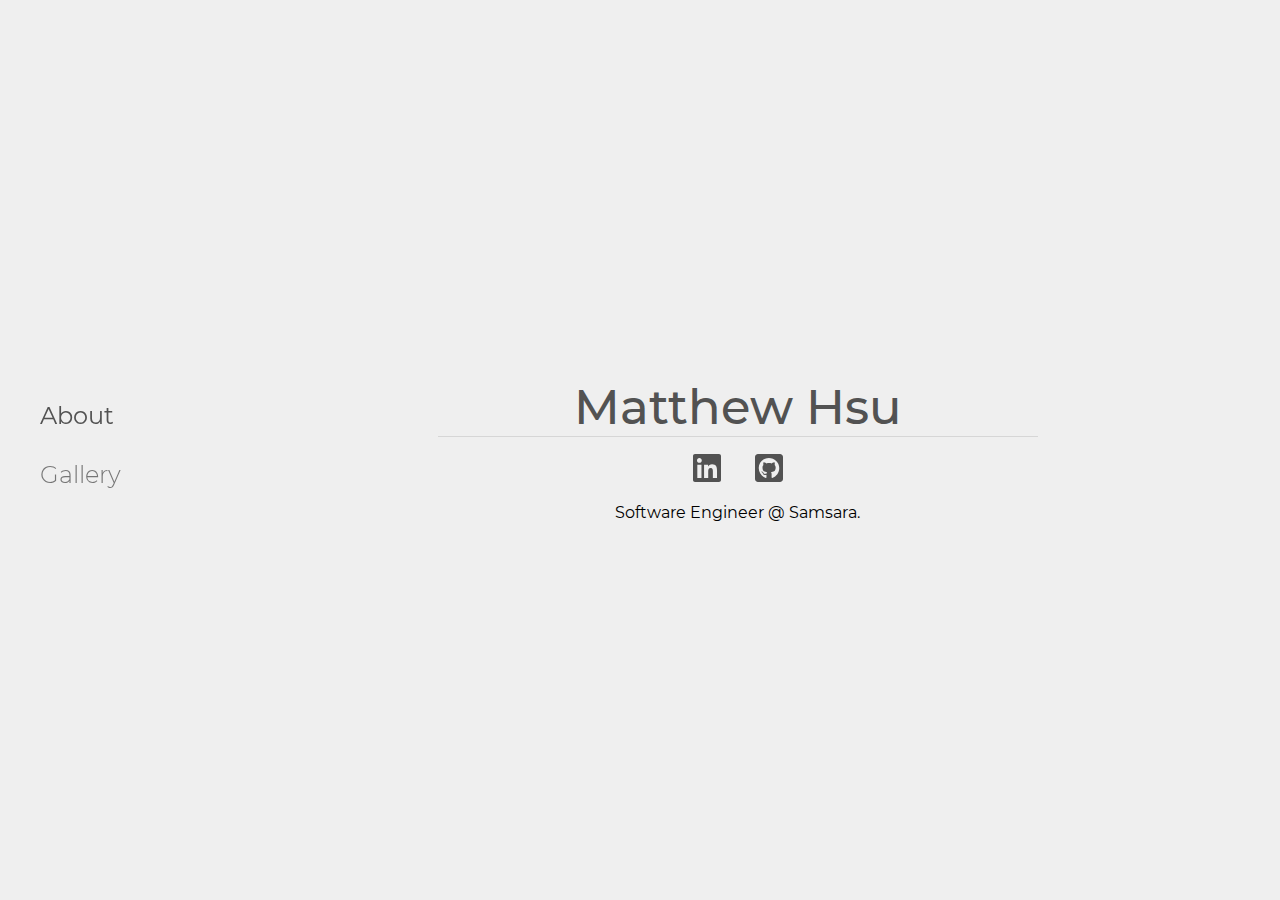
<file: index.html>
<!DOCTYPE html><html lang="en"><head><meta charSet="utf-8"/><meta http-equiv="x-ua-compatible" content="ie=edge"/><meta name="viewport" content="width=device-width, initial-scale=1, shrink-to-fit=no"/><style data-href="/styles.33eecb2bea6812574522.css">@font-face{font-family:Montserrat;font-style:normal;font-display:swap;font-weight:100;src:local("Montserrat Thin "),local("Montserrat-Thin"),url(/static/montserrat-latin-100-191cc9f50f3b76b9617cb383f19acb7d.woff2) format("woff2"),url(/static/montserrat-latin-100-370318464551d5f25b0f0a78f374faac.woff) format("woff")}@font-face{font-family:Montserrat;font-style:italic;font-display:swap;font-weight:100;src:local("Montserrat Thin italic"),local("Montserrat-Thinitalic"),url(/static/montserrat-latin-100italic-bdeaeb79db315697bd173a55b097dc18.woff2) format("woff2"),url(/static/montserrat-latin-100italic-ecf7d49386e8f265878e735db34a7c4b.woff) format("woff")}@font-face{font-family:Montserrat;font-style:normal;font-display:swap;font-weight:200;src:local("Montserrat Extra Light "),local("Montserrat-Extra Light"),url(/static/montserrat-latin-200-85d5ef9db7f2dc6979172a4a3b2c57cb.woff2) format("woff2"),url(/static/montserrat-latin-200-1fc98e126a3d152549240e6244d7e669.woff) format("woff")}@font-face{font-family:Montserrat;font-style:italic;font-display:swap;font-weight:200;src:local("Montserrat Extra Light italic"),local("Montserrat-Extra Lightitalic"),url(/static/montserrat-latin-200italic-49095760a498d024fe1a85a078850df9.woff2) format("woff2"),url(/static/montserrat-latin-200italic-fe46cf8b9462c820457d3bf537e4057f.woff) format("woff")}@font-face{font-family:Montserrat;font-style:normal;font-display:swap;font-weight:300;src:local("Montserrat Light "),local("Montserrat-Light"),url(/static/montserrat-latin-300-7c3daf12b706645b5d3710f863a4da04.woff2) format("woff2"),url(/static/montserrat-latin-300-8dc95fab9cf98d02ca8d76e97d3dff60.woff) format("woff")}@font-face{font-family:Montserrat;font-style:italic;font-display:swap;font-weight:300;src:local("Montserrat Light italic"),local("Montserrat-Lightitalic"),url(/static/montserrat-latin-300italic-f20b178ca2024a5eac8e42e6649db86c.woff2) format("woff2"),url(/static/montserrat-latin-300italic-3fe16939288856e8e828fa2661bf2354.woff) format("woff")}@font-face{font-family:Montserrat;font-style:normal;font-display:swap;font-weight:400;src:local("Montserrat Regular "),local("Montserrat-Regular"),url(/static/montserrat-latin-400-bc3aa95dca08f5fee5291e34959c27bc.woff2) format("woff2"),url(/static/montserrat-latin-400-8102c4838f9e3d08dad644290a9cb701.woff) format("woff")}@font-face{font-family:Montserrat;font-style:italic;font-display:swap;font-weight:400;src:local("Montserrat Regular italic"),local("Montserrat-Regularitalic"),url(/static/montserrat-latin-400italic-5cad650422a7184467af5a4d17b264c4.woff2) format("woff2"),url(/static/montserrat-latin-400italic-d191f22af3bb50902b99ac577f81a322.woff) format("woff")}@font-face{font-family:Montserrat;font-style:normal;font-display:swap;font-weight:500;src:local("Montserrat Medium "),local("Montserrat-Medium"),url(/static/montserrat-latin-500-92d16e458625f4d2c8940f6bdca0ff09.woff2) format("woff2"),url(/static/montserrat-latin-500-8b763220218ffc11c57c84ddb80e7b26.woff) format("woff")}@font-face{font-family:Montserrat;font-style:italic;font-display:swap;font-weight:500;src:local("Montserrat Medium italic"),local("Montserrat-Mediumitalic"),url(/static/montserrat-latin-500italic-47bfcca6b69d6a9acca7a8bff17193e2.woff2) format("woff2"),url(/static/montserrat-latin-500italic-72c01f753c3940c0b9cb6bf2389caddf.woff) format("woff")}@font-face{font-family:Montserrat;font-style:normal;font-display:swap;font-weight:600;src:local("Montserrat SemiBold "),local("Montserrat-SemiBold"),url(/static/montserrat-latin-600-6fb1b5623e528e27c18658fecf5ee0ee.woff2) format("woff2"),url(/static/montserrat-latin-600-7c839d15a6f54e7025ba8c0c4b333e8f.woff) format("woff")}@font-face{font-family:Montserrat;font-style:italic;font-display:swap;font-weight:600;src:local("Montserrat SemiBold italic"),local("Montserrat-SemiBolditalic"),url(/static/montserrat-latin-600italic-60789af1c9338ed1a9546722ec54b4f7.woff2) format("woff2"),url(/static/montserrat-latin-600italic-f3d4de8d0afb19e777c79032ce828e3d.woff) format("woff")}@font-face{font-family:Montserrat;font-style:normal;font-display:swap;font-weight:700;src:local("Montserrat Bold "),local("Montserrat-Bold"),url(/static/montserrat-latin-700-39d93cf678c740f9f6b2b1cfde34bee3.woff2) format("woff2"),url(/static/montserrat-latin-700-80f10bd382f0df1cd650fec59f3c9394.woff) format("woff")}@font-face{font-family:Montserrat;font-style:italic;font-display:swap;font-weight:700;src:local("Montserrat Bold italic"),local("Montserrat-Bolditalic"),url(/static/montserrat-latin-700italic-ba136d97b14e82284dd595e257f11c47.woff2) format("woff2"),url(/static/montserrat-latin-700italic-8c98142b425630821139c24bd1698700.woff) format("woff")}@font-face{font-family:Montserrat;font-style:normal;font-display:swap;font-weight:800;src:local("Montserrat ExtraBold "),local("Montserrat-ExtraBold"),url(/static/montserrat-latin-800-b7018be9ed6cd94da8b6675b3a468c3b.woff2) format("woff2"),url(/static/montserrat-latin-800-9a9befcf50d64f9d2d19d8b1d1984add.woff) format("woff")}@font-face{font-family:Montserrat;font-style:italic;font-display:swap;font-weight:800;src:local("Montserrat ExtraBold italic"),local("Montserrat-ExtraBolditalic"),url(/static/montserrat-latin-800italic-540ffdd223d1a9ad3d4e678e1a23372e.woff2) format("woff2"),url(/static/montserrat-latin-800italic-897086f99f4e1f45e6b1e9368527d0bc.woff) format("woff")}@font-face{font-family:Montserrat;font-style:normal;font-display:swap;font-weight:900;src:local("Montserrat Black "),local("Montserrat-Black"),url(/static/montserrat-latin-900-58cd789700850375b834e8b6776002eb.woff2) format("woff2"),url(/static/montserrat-latin-900-26d42c9428780e545a540bbb50c84bce.woff) format("woff")}@font-face{font-family:Montserrat;font-style:italic;font-display:swap;font-weight:900;src:local("Montserrat Black italic"),local("Montserrat-Blackitalic"),url(/static/montserrat-latin-900italic-451157bc8861fe54f523b3669a3def71.woff2) format("woff2"),url(/static/montserrat-latin-900italic-a8ec4957e1c24f5793305763ad9845b3.woff) format("woff")}body,html{min-height:100%;height:100%}.bio-module--spotlight-wrapper--3rXwK{height:100%;margin:0 auto;width:80%;max-width:600px;display:flex;flex-direction:column;justify-content:center}.bio-module--spotlight-header--8qc9C{font-size:48px;font-weight:var(--font-weight-medium);text-align:center;color:var(--color-focus)}.bio-module--spotlight-content--15f6O{padding:0 20px;border-color:hsla(0,0%,76.9%,.57);border-top:solid hsla(0,0%,76.9%,.57);border-width:1px}.bio-module--icon-container--19hkL{display:flex;flex-direction:row;justify-content:center;padding:15px 0}a.bio-module--icon-link--KmEtl{text-decoration:none;color:var(--color-focus)}p.bio-module--summary-text--2Jcjp{margin:0 10px;text-align:center}@media screen and (max-width:550px){.bio-module--spotlight-wrapper--3rXwK{height:auto}}:root{--font-weight-light:300;--font-weight-regular:400;--font-weight-medium:500;--font-size-sm:16px;--font-size-xs:12px;--font-size-nav:24px;--nav-padding:30px;--nav-width:calc(var(--nav-padding) + 165px);--color-background:#efefef;--color-focus:#525252;--color-unfocus:rgba(0,0,0,0.51);--color-gray-accent:#4e4e4e;--media-max-height-sm:450px;--media-max-width-sm:550px;--gallery-grid-item-width:440px}@media screen and (max-width:550px){:root{--nav-padding:40px;--nav-width:0;--gallery-grid-item-width:300px}}.nav-module--nav--8s4wo{margin-left:var(--nav-padding);position:fixed;top:0;left:0;overflow-x:hidden;height:100%;width:calc(var(--nav-width) - var(--nav-padding));display:flex;flex-direction:column;justify-content:center}.nav-module--nav--8s4wo ul{list-style:none;padding:0;vertical-align:middle;overflow:hidden;text-align:left}.nav-module--nav--8s4wo li{padding:10px;margin-bottom:10px}.nav-module--nav-item--1V7wF{font-weight:300;font-size:var(--font-size-nav);color:var(--color-unfocus);text-decoration:none;padding:10px 0}.nav-module--nav-item-active--1NuKr{color:var(--color-focus);font-weight:400}@media screen and (max-height:450px){nav{padding-top:15px}nav a{font-size:18px}}@media screen and (max-width:550px){.nav-module--nav--8s4wo{position:relative;height:auto;overflow-x:hidden;justify-content:center;margin:0}.nav-module--nav--8s4wo ul{text-align:center}}body{font-family:Montserrat,sans-serif;margin:0;padding:0;background-color:var(--color-background)}#___gatsby,#gatsby-focus-wrapper{width:100%;height:100%}main{height:100%}main.layout-module--main-auto-height--9Ce08{height:auto!important}.layout-module--layout--WT_lX{margin:0 var(--nav-padding);margin-top:20px;height:100%}.layout-module--layout-index--3fJy_{margin-top:0}.layout-module--content--2CPz1{margin-left:var(--nav-width);height:100%}.layout-module--page-title--3hO2G{font-size:48px;padding-bottom:10px;font-weight:400;color:var(--color-focus)}footer{color:var(--color-unfocus);margin-bottom:25px}footer.layout-module--footer-fixed-height--2NkNh{position:fixed;bottom:0}.pagination-module--next-arrow--2lK5T svg{margin-left:10px!important}.pagination-module--prev-arrow--1nm03 svg{margin-right:10px!important}.pagination-module--pagination-numbers--pByZI:hover{background:#f9ebd2;border-radius:5px}.pagination-module--pagination--10f2w{display:flex;max-width:700px;flex-wrap:wrap;flex-direction:row;justify-content:center;padding:40px;margin:0}.pagination-module--pagination--10f2w svg{fill:#e37222;width:20px;height:20px;flex-shrink:0;flex-grow:0;transition:all .5s;margin:0 10px 0 0}.pagination-module--pagination--10f2w a:nth-child(2){margin:0}@media (min-width:900px){@media (hover:hover){.pagination-module--pagination--10f2w a:hover svg{transform:scale(1.5)}}}.grid-item{margin-bottom:8px;padding:0;width:var(--gallery-grid-item-width)}.grid-item img{margin-bottom:0;width:100%}.grid-item img:hover{cursor:pointer}.grid-item a{box-shadow:none;color:none}.image_modal-module--html-open--1yu0L{overflow:hidden}.image_modal-module--body-open--kWw8y{overflow:visible;margin-right:15px}.image_modal-module--portal--zYXVN{z-index:1}.image_modal-module--content--iajDc{position:absolute;top:50%;left:50%;right:auto;bottom:auto;margin-right:-50%;transform:translate(-50%,-50%);background-color:var(--color-background)}.image_modal-module--image--ji6NV{width:100%;height:100%;display:block;-o-object-fit:contain;object-fit:contain;overflow:hidden}.image_modal-module--image-wrapper--2LJnV{height:60vmin;max-width:80vmin}.image_modal-module--metadata-wrapper--ytNJk{padding:5px 0 20px 20px}.image_modal-module--overlay--3L8uq{position:fixed;left:0;top:0;width:100%;height:100%;background-color:rgba(0,0,0,.8)}.image_modal-module--metadata-title--21Xr2{font-weight:var(--font-weight-medium);font-size:var(--font-size-nav)}.image_modal-module--metadata-location--1mZeS{color:#4e4e4e;font-size:var(--font-size-sm)}.image_modal-module--metadata-meta--1Hx91{font-size:var(--font-size-sm);padding-top:5px}.image_modal-module--metadata-copyright--FbfEi{padding-top:10px;font-size:var(--font-size-xs);color:var(--color-gray-accent)}.image_modal-module--metadata-delimeter--2v6XL{font-weight:var(--font-weight-light);padding:0 5px;color:var(--color-gray-accent)}@keyframes gallery-module--spinner--1BvYg{to{transform:rotate(1turn)}}.gallery-module--spinner--1BvYg{margin-top:40px;font-size:60px;text-align:center;display:"block"}.gallery-module--spinner--1BvYg svg{fill:#3b3b3b;animation:gallery-module--spinner--1BvYg 3s linear infinite}.grid{margin:0 auto}</style><meta name="generator" content="Gatsby 2.23.20"/><link rel="preconnect" href="https://www.google-analytics.com"/><link rel="dns-prefetch" href="https://www.google-analytics.com"/><link rel="alternate" type="application/rss+xml" href="/rss.xml"/><link rel="manifest" href="/manifest.webmanifest"/><meta name="theme-color" content="#663399"/><link rel="apple-touch-icon" sizes="48x48" href="/icons/icon-48x48.png"/><link rel="apple-touch-icon" sizes="72x72" href="/icons/icon-72x72.png"/><link rel="apple-touch-icon" sizes="96x96" href="/icons/icon-96x96.png"/><link rel="apple-touch-icon" sizes="144x144" href="/icons/icon-144x144.png"/><link rel="apple-touch-icon" sizes="192x192" href="/icons/icon-192x192.png"/><link rel="apple-touch-icon" sizes="256x256" href="/icons/icon-256x256.png"/><link rel="apple-touch-icon" sizes="384x384" href="/icons/icon-384x384.png"/><link rel="apple-touch-icon" sizes="512x512" href="/icons/icon-512x512.png"/><title data-react-helmet="true">Home | Matthew Hsu</title><meta data-react-helmet="true" name="description" content="Matthew Hsu"/><meta data-react-helmet="true" property="og:title" content="Home"/><meta data-react-helmet="true" property="og:description" content="Matthew Hsu"/><meta data-react-helmet="true" property="og:type" content="website"/><meta data-react-helmet="true" name="twitter:card" content="summary"/><meta data-react-helmet="true" name="twitter:creator" content=""/><meta data-react-helmet="true" name="twitter:title" content="Home"/><meta data-react-helmet="true" name="twitter:description" content="Matthew Hsu"/><link as="script" rel="preload" href="/webpack-runtime-939423dcde2e0b2fca7d.js"/><link as="script" rel="preload" href="/framework-8dcecaaefd71e2213eb2.js"/><link as="script" rel="preload" href="/app-9c3f1934a89e66804583.js"/><link as="script" rel="preload" href="/styles-89fd2ae28bdf06750a71.js"/><link as="script" rel="preload" href="/1bfc9850-bc3091a1ce16fd87790b.js"/><link as="script" rel="preload" href="/commons-59ff220b4e989a8cf20a.js"/><link as="script" rel="preload" href="/component---src-pages-index-tsx-aeb6080b8ac3a5c0a90c.js"/><link as="fetch" rel="preload" href="/page-data/index/page-data.json" crossorigin="anonymous"/><link as="fetch" rel="preload" href="/page-data/app-data.json" crossorigin="anonymous"/></head><body><div id="___gatsby"><div style="outline:none" tabindex="-1" id="gatsby-focus-wrapper"><div class="layout-module--layout--WT_lX layout-module--layout-index--3fJy_"><nav class="nav-module--nav--8s4wo"><ul><li><a aria-current="page" class="nav-module--nav-item--1V7wF nav-module--nav-item-active--1NuKr" href="/">About</a></li><li><a class="nav-module--nav-item--1V7wF" href="/gallery">Gallery</a></li></ul></nav><div class="layout-module--content--2CPz1"><header></header><main class=""><div class="bio-module--spotlight-wrapper--3rXwK"><div class="bio-module--spotlight-header--8qc9C">Matthew Hsu</div><div class="bio-module--spotlight-content--15f6O"><div class="bio-module--icon-container--19hkL"><a class="bio-module--icon-link--KmEtl" href="https://linkedin.com/in/matthew-hsu-82aa1078" target="_blank"><svg stroke="currentColor" fill="currentColor" stroke-width="0" viewBox="0 0 448 512" size="32" height="32" width="32" xmlns="http://www.w3.org/2000/svg"><path d="M416 32H31.9C14.3 32 0 46.5 0 64.3v383.4C0 465.5 14.3 480 31.9 480H416c17.6 0 32-14.5 32-32.3V64.3c0-17.8-14.4-32.3-32-32.3zM135.4 416H69V202.2h66.5V416zm-33.2-243c-21.3 0-38.5-17.3-38.5-38.5S80.9 96 102.2 96c21.2 0 38.5 17.3 38.5 38.5 0 21.3-17.2 38.5-38.5 38.5zm282.1 243h-66.4V312c0-24.8-.5-56.7-34.5-56.7-34.6 0-39.9 27-39.9 54.9V416h-66.4V202.2h63.7v29.2h.9c8.9-16.8 30.6-34.5 62.9-34.5 67.2 0 79.7 44.3 79.7 101.9V416z"></path></svg></a><div style="margin:0 15px"></div><a class="bio-module--icon-link--KmEtl" href="https://github.com/mahsu" target="_blank"><svg stroke="currentColor" fill="currentColor" stroke-width="0" viewBox="0 0 448 512" size="32" height="32" width="32" xmlns="http://www.w3.org/2000/svg"><path d="M400 32H48C21.5 32 0 53.5 0 80v352c0 26.5 21.5 48 48 48h352c26.5 0 48-21.5 48-48V80c0-26.5-21.5-48-48-48zM277.3 415.7c-8.4 1.5-11.5-3.7-11.5-8 0-5.4.2-33 .2-55.3 0-15.6-5.2-25.5-11.3-30.7 37-4.1 76-9.2 76-73.1 0-18.2-6.5-27.3-17.1-39 1.7-4.3 7.4-22-1.7-45-13.9-4.3-45.7 17.9-45.7 17.9-13.2-3.7-27.5-5.6-41.6-5.6-14.1 0-28.4 1.9-41.6 5.6 0 0-31.8-22.2-45.7-17.9-9.1 22.9-3.5 40.6-1.7 45-10.6 11.7-15.6 20.8-15.6 39 0 63.6 37.3 69 74.3 73.1-4.8 4.3-9.1 11.7-10.6 22.3-9.5 4.3-33.8 11.7-48.3-13.9-9.1-15.8-25.5-17.1-25.5-17.1-16.2-.2-1.1 10.2-1.1 10.2 10.8 5 18.4 24.2 18.4 24.2 9.7 29.7 56.1 19.7 56.1 19.7 0 13.9.2 36.5.2 40.6 0 4.3-3 9.5-11.5 8-66-22.1-112.2-84.9-112.2-158.3 0-91.8 70.2-161.5 162-161.5S388 165.6 388 257.4c.1 73.4-44.7 136.3-110.7 158.3zm-98.1-61.1c-1.9.4-3.7-.4-3.9-1.7-.2-1.5 1.1-2.8 3-3.2 1.9-.2 3.7.6 3.9 1.9.3 1.3-1 2.6-3 3zm-9.5-.9c0 1.3-1.5 2.4-3.5 2.4-2.2.2-3.7-.9-3.7-2.4 0-1.3 1.5-2.4 3.5-2.4 1.9-.2 3.7.9 3.7 2.4zm-13.7-1.1c-.4 1.3-2.4 1.9-4.1 1.3-1.9-.4-3.2-1.9-2.8-3.2.4-1.3 2.4-1.9 4.1-1.5 2 .6 3.3 2.1 2.8 3.4zm-12.3-5.4c-.9 1.1-2.8.9-4.3-.6-1.5-1.3-1.9-3.2-.9-4.1.9-1.1 2.8-.9 4.3.6 1.3 1.3 1.8 3.3.9 4.1zm-9.1-9.1c-.9.6-2.6 0-3.7-1.5s-1.1-3.2 0-3.9c1.1-.9 2.8-.2 3.7 1.3 1.1 1.5 1.1 3.3 0 4.1zm-6.5-9.7c-.9.9-2.4.4-3.5-.6-1.1-1.3-1.3-2.8-.4-3.5.9-.9 2.4-.4 3.5.6 1.1 1.3 1.3 2.8.4 3.5zm-6.7-7.4c-.4.9-1.7 1.1-2.8.4-1.3-.6-1.9-1.7-1.5-2.6.4-.6 1.5-.9 2.8-.4 1.3.7 1.9 1.8 1.5 2.6z"></path></svg></a></div><p class="bio-module--summary-text--2Jcjp">Software Engineer @ Samsara.</p></div></div></main></div></div></div><div id="gatsby-announcer" style="position:absolute;top:0;width:1px;height:1px;padding:0;overflow:hidden;clip:rect(0, 0, 0, 0);white-space:nowrap;border:0" aria-live="assertive" aria-atomic="true"></div></div><script>
  
  
  if(true) {
    (function(i,s,o,g,r,a,m){i['GoogleAnalyticsObject']=r;i[r]=i[r]||function(){
    (i[r].q=i[r].q||[]).push(arguments)},i[r].l=1*new Date();a=s.createElement(o),
    m=s.getElementsByTagName(o)[0];a.async=1;a.src=g;m.parentNode.insertBefore(a,m)
    })(window,document,'script','https://www.google-analytics.com/analytics.js','ga');
  }
  if (typeof ga === "function") {
    ga('create', 'UA-174967801-1', 'auto', {});
      
      
      
      
      
      }</script><script id="gatsby-script-loader">/*<![CDATA[*/window.pagePath="/";/*]]>*/</script><script id="gatsby-chunk-mapping">/*<![CDATA[*/window.___chunkMapping={"app":["/app-9c3f1934a89e66804583.js"],"component---src-pages-404-tsx":["/component---src-pages-404-tsx-5f863603908972d56277.js"],"component---src-pages-blog-tsx":["/component---src-pages-blog-tsx-285f883ae81dbfd4331f.js"],"component---src-pages-index-tsx":["/component---src-pages-index-tsx-aeb6080b8ac3a5c0a90c.js"],"component---src-templates-infinite-scroll-gallery-tsx":["/component---src-templates-infinite-scroll-gallery-tsx-73d39ddae3ea20a36606.js"]};/*]]>*/</script><script src="/component---src-pages-index-tsx-aeb6080b8ac3a5c0a90c.js" async=""></script><script src="/commons-59ff220b4e989a8cf20a.js" async=""></script><script src="/1bfc9850-bc3091a1ce16fd87790b.js" async=""></script><script src="/styles-89fd2ae28bdf06750a71.js" async=""></script><script src="/app-9c3f1934a89e66804583.js" async=""></script><script src="/framework-8dcecaaefd71e2213eb2.js" async=""></script><script src="/webpack-runtime-939423dcde2e0b2fca7d.js" async=""></script></body></html>
</file>
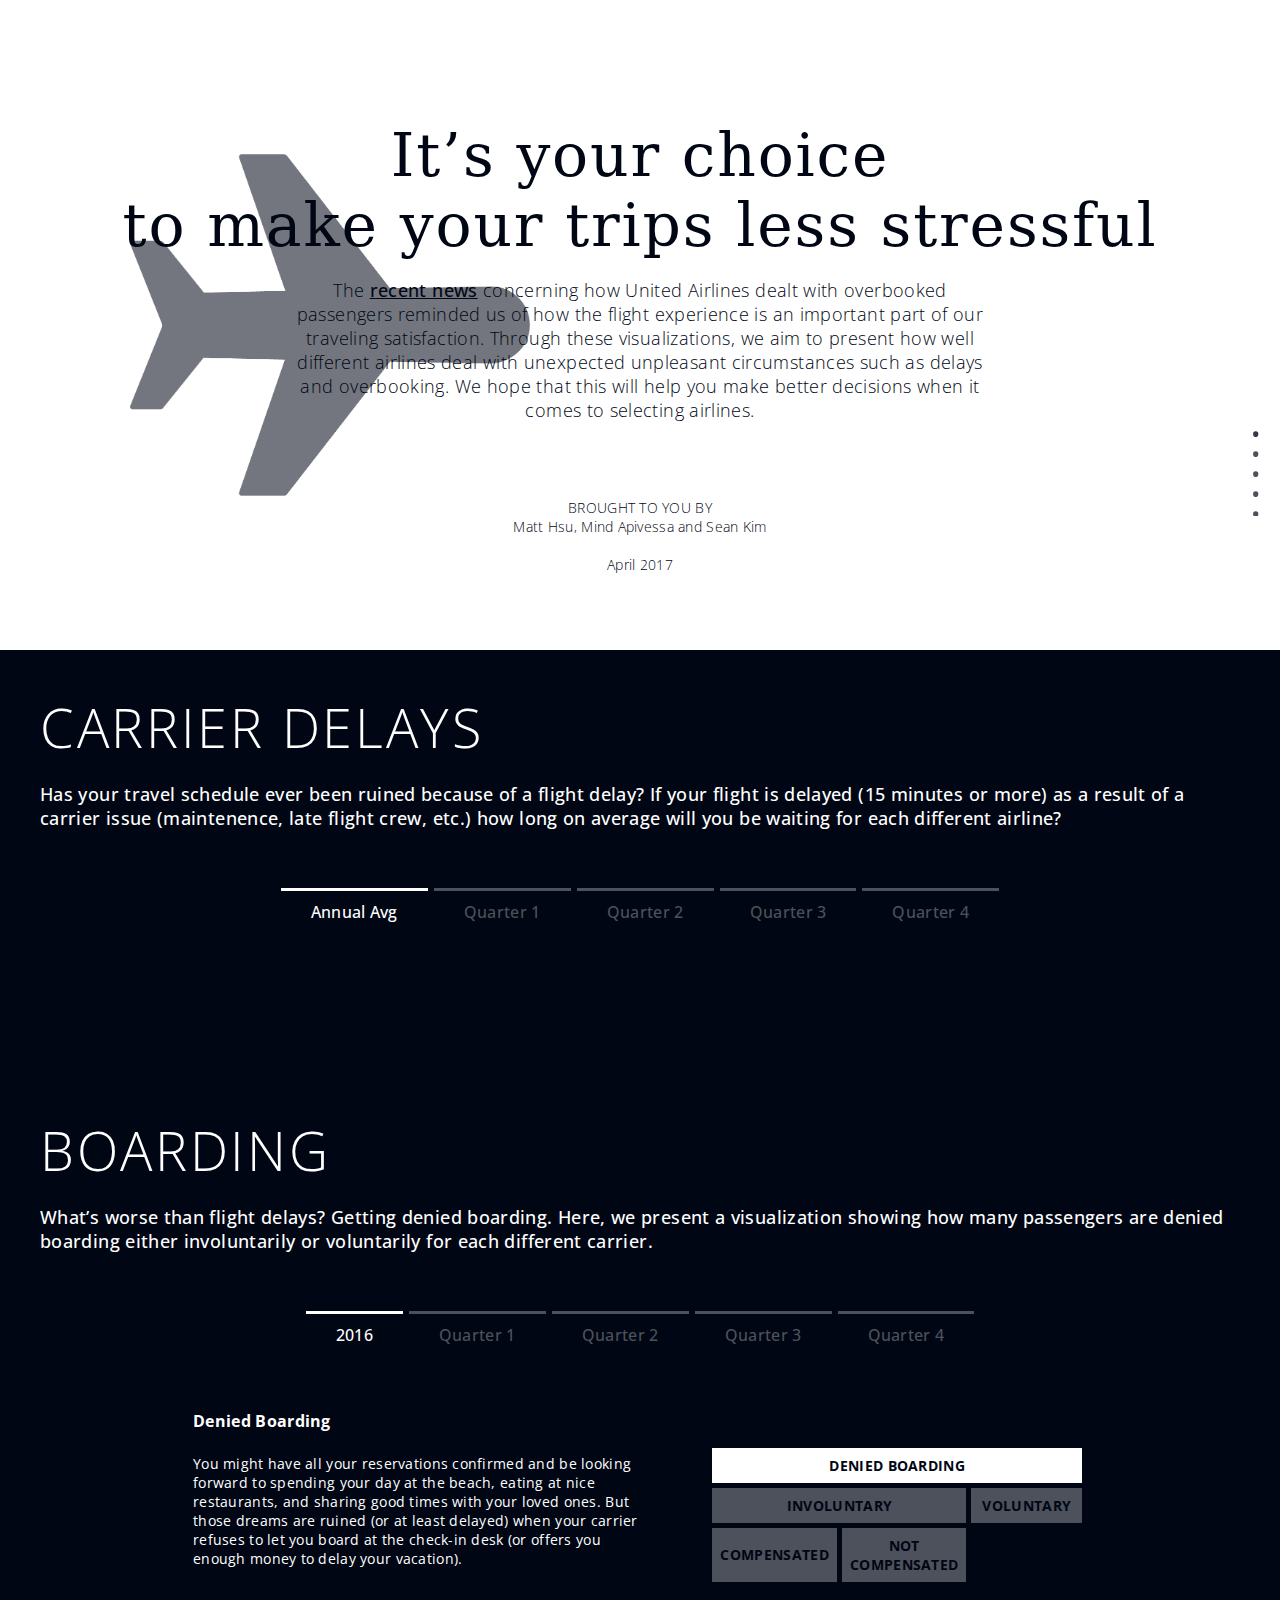
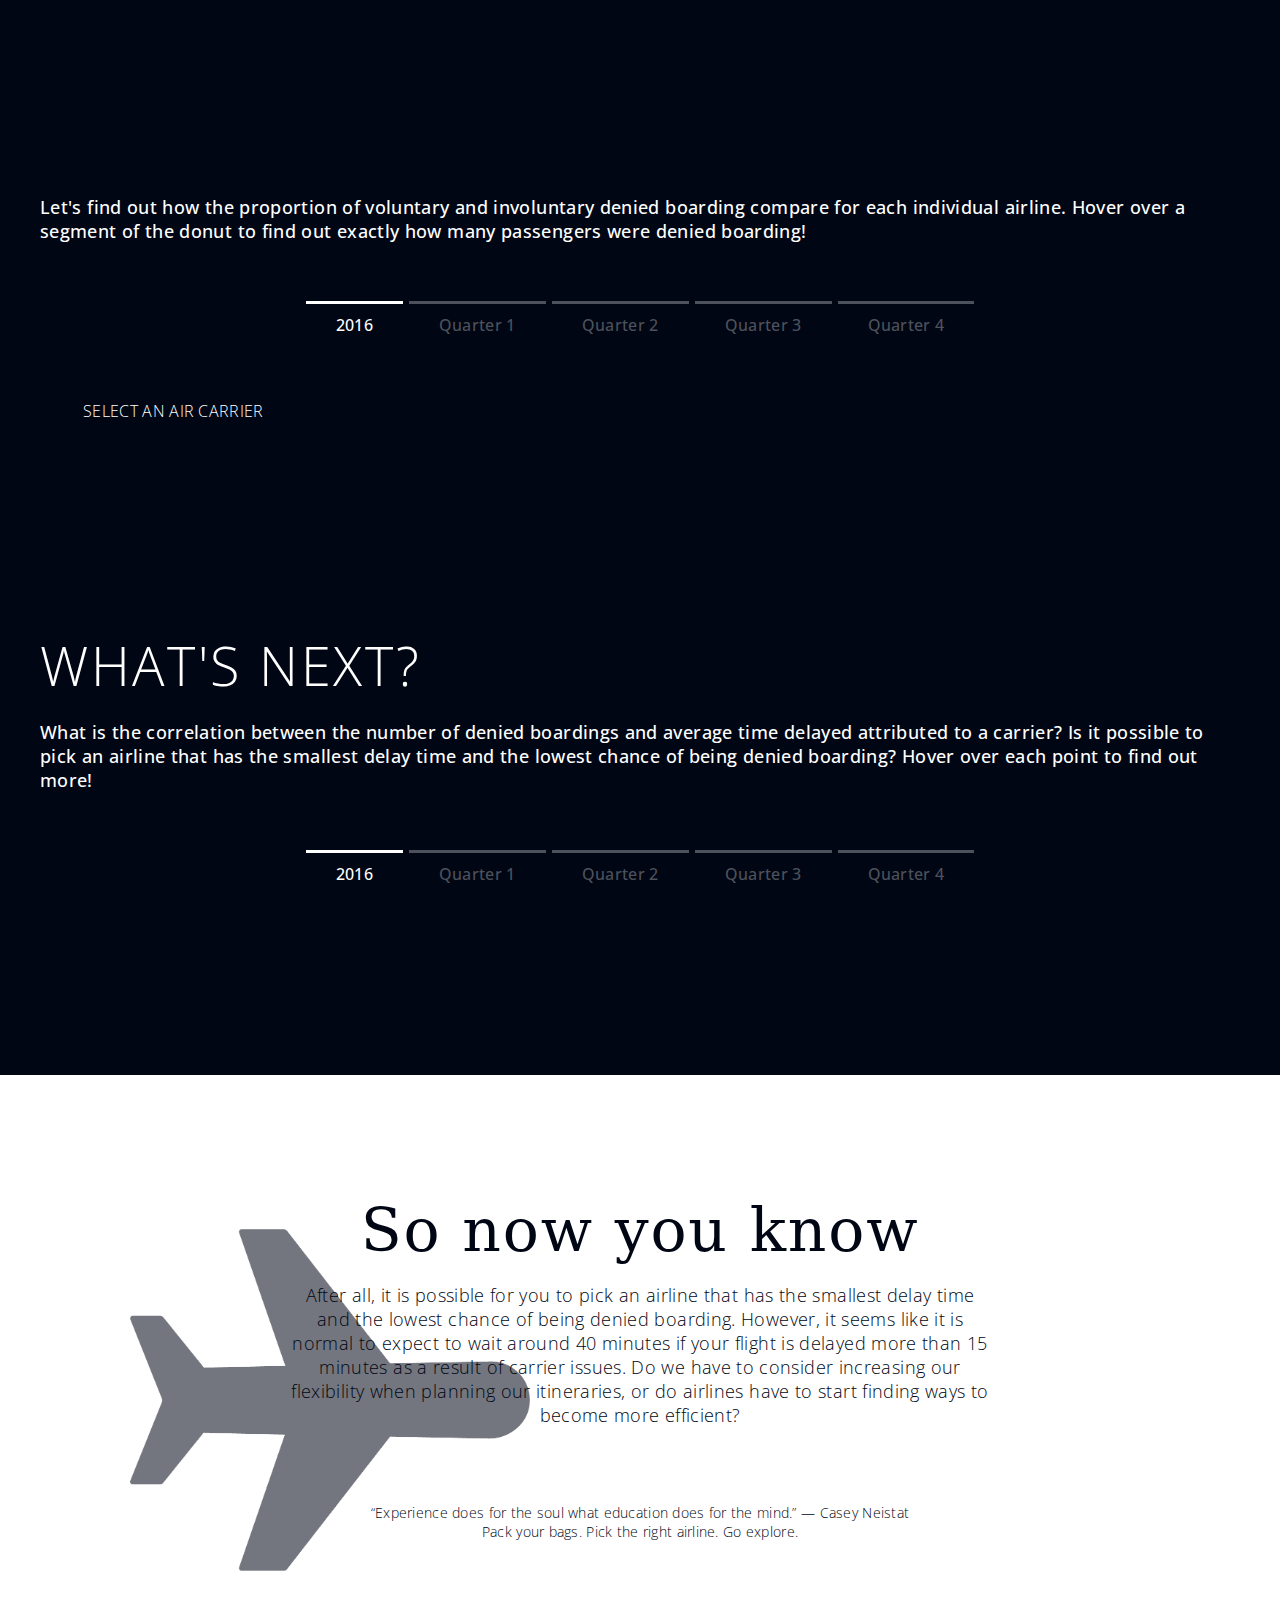
<file: fly-smarter/index.html>
<!DOCTYPE html>
<html lang="en">
<head>
    <link href="https://fonts.googleapis.com/css?family=Open+Sans" rel="stylesheet">
    <link href="main.css" rel="stylesheet">
    <script src="https://ajax.googleapis.com/ajax/libs/jquery/3.2.0/jquery.min.js"></script>
    <meta charset="UTF-8">
    <title>Fly Smart</title>
</head>
<body data-spy="scroll" data-target=".scroll" data-offset="50">

<div id="side-nav">
    <ul class="scroll">
        <li class="activeWhite" id="scroll-intro"><a href="#sec-intro"></a></li>
        <li class="inactive" id="scroll-delays"><a href="#sec-delays"></a></li>
        <li class="inactive" id="scroll-denied"><a href="#sec-denied"></a></li>
        <li class="inactive" id="scroll-scatter"><a href="#sec-scatter"></a></li>
        <li class="inactive" id="scroll-findings"><a href="#sec-findings"></a></li>
    </ul>
</div>

<section class="intro">
    <h1 class="title">It’s your choice<br>to make your trips less stressful</h1>
    <h3 class="intro">The <a
            class="news-link"
            href="https://www.theguardian.com/world/video/2017/apr/11/united-airlines-passenger-forcibly-removed-from-overbooked-flight-video">recent
        news</a> concerning how United Airlines dealt with overbooked passengers reminded us of how the flight
        experience is
        an important part of our traveling satisfaction. Through these visualizations, we aim to present how well
        different airlines deal with unexpected unpleasant circumstances such as delays and
        overbooking. We hope that this will help you make better decisions when it comes to selecting airlines.</h3>
    <br><br>
    <p class="intro">BROUGHT TO YOU BY<br>Matt Hsu, Mind Apivessa and Sean Kim<br><br>April 2017</p>
</section>

<section class="delays" id="sec-delays">
    <h1>Carrier Delays</h1>
    <h3>Has your travel schedule ever been ruined because of a flight delay? If your flight is delayed (15 minutes or
        more)
        as a result of a carrier issue (maintenence, late flight crew, etc.) how long on average will you be waiting for
        each different
        airline?
    </h3>
    <div class="container">
        <div class="center">
            <ul class="filter">
                <li><a href="#" class="delay-evt active" id="delay-annual">Annual Avg</a></li>
                <li><a href="#" class="delay-evt q1" id="delay-q1">Quarter 1</a></li>
                <li><a href="#" class="delay-evt q2" id="delay-q2">Quarter 2</a></li>
                <li><a href="#" class="delay-evt q3" id="delay-q3">Quarter 3</a></li>
                <li><a href="#" class="delay-evt q4" id="delay-q4">Quarter 4</a></li>
            </ul>
            <div class="viz bargraph"></div>
        </div>
    </div>
</section>

<section class="boarding">
    <h1>Boarding</h1>
    <h3>What’s worse than flight delays? Getting denied boarding. Here, we present a visualization showing how many
        passengers
        are denied boarding either involuntarily or voluntarily for each different carrier.</h3>
    <div class="container">
        <div class="center">
            <ul class="filter">
                <li><a href="#" class="evt active" id="boarding-annual">2016</a></li>
                <li><a href="#" class="evt q1" id="boarding-q1">Quarter 1</a></li>
                <li><a href="#" class="evt q2" id="boarding-q2">Quarter 2</a></li>
                <li><a href="#" class="evt q3" id="boarding-q3">Quarter 3</a></li>
                <li><a href="#" class="evt q4" id="boarding-q4">Quarter 4</a></li>
            </ul>
            <table class="org-filter">
                <tr>
                    <td>
                        <div class="desc denied active">
                            <h4>Denied Boarding</h4>
                            <p>You might have all your reservations confirmed and be looking forward to spending your
                                day
                                at the beach, eating at nice restaurants, and sharing good times with your loved ones.
                                But those dreams are ruined (or at least delayed) when your carrier refuses to let you
                                board at the check-in desk (or offers you enough money to delay your vacation).</p>
                        </div>
                        <div class="desc involuntary">
                            <h4>Involuntarily Denied Boarding</h4>
                            <p>You are involuntarily denied boarding if your air carrier refuses to
                                allow you to board your flight even though you pose no health, safety, or security risk
                                to
                                the
                                air carrier.</p>
                        </div>

                        <div class="desc voluntary">
                            <h4>Voluntarily Denied Boarding</h4>
                            <p>In some cases when your flight is overbooked, the air carrier
                                will call for volunteers to give up their seats in exchange for benefits. If your
                                schedule
                                is
                                flexible and you are willing to do so, you are eligible for compensation from the air
                                carrier.
                                Let’s find out which air carrier is most efficient in dealing with overbooking and
                                minimizing
                                voluntarily denied boarding.</p>
                        </div>
                        <div class="desc compensated">
                            <h4>Involuntarily Denied Boarding - Compensation</h4>
                            <p>In most cases when you are involuntarily denied boarding, you are qualified for
                                compensation
                                in addition to a rebooked flight. This reflects the quality of air carriers in offering
                                effective flight service. Let’s find out how well each airline does.</p>
                        </div>
                        <div class="desc not-compensated">
                            <h4>Involuntarily Denied Boarding - No Compensation</h4>
                            <p>In some cases, you are not qualified for compensation. This data
                                shows the number of passengers who are involuntarily denied boarding and not being
                                compensated
                                for these reasons:
                                (1) they were accommodated on another that arrived within 1 hour after the
                                scheduled arrival of the original flight,
                                (2) substitution of smaller capacity equipment,
                                (3) failure of passenger to comply with ticketing, check-in, or reconfirmation
                                procedures or
                                to
                                be acceptable for transportation under carrier’s tariff or contract of carriage.</p>
                        </div>
                    </td>

                    <td class="org-chart-container">
                        <table class="org-chart">
                            <tr>
                                <td colspan="4" class="denied active" id="boarding-denied">Denied Boarding</td>
                            </tr>
                            <tr>
                                <td colspan="2" class="involuntary" id="boarding-involuntary">Involuntary</td>
                                <td colspan="2" class="voluntary" id="boarding-voluntary">Voluntary</td>
                            </tr>
                            <tr>
                                <td class="compensated" id="boarding-compensated">Compensated</td>
                                <td class="not-compensated" id="boarding-not-compensated">Not Compensated</td>
                            </tr>
                        </table>
                    </td>
                </tr>
            </table>
            <div class="viz bargraph"></div>
        </div>
    </div>
    <div class="container">
        <div class="center">

        </div>
    </div>
</section>

<section class="onboard">
    <h3>Let's find out how the proportion of voluntary and involuntary denied boarding compare for each individual
        airline. Hover over a segment of the donut to find out exactly how many passengers were denied boarding!</h3>
    <div class="container">
        <ul class="filter">
            <li><a href="#" class="evt active" id="onboard-annual">2016</a></li>
            <li><a href="#" class="evt q1" id="onboard-q1">Quarter 1</a></li>
            <li><a href="#" class="evt q2" id="onboard-q2">Quarter 2</a></li>
            <li><a href="#" class="evt q3" id="onboard-q3">Quarter 3</a></li>
            <li><a href="#" class="evt q4" id="onboard-q4">Quarter 4</a></li>
        </ul>
        <table class="by-airline">
            <tr class="">
                <td class="sidebar-filter-cell">
                    <div class="sidebar-filter">
                        <ul>
                            <li class="instruction">SELECT AN AIR CARRIER</li>
                            <br>
                        </ul>
                    </div>
                </td>
                <td>
                    <div class="viz"></div>
                </td>
            </tr>
        </table>
    </div>
</section>

<section class="scatter">
    <h1>What's next?</h1>
    <h3>What is the correlation between the number of denied boardings and average time delayed attributed to a carrier? Is it possible to pick an airline that has the smallest delay time and the lowest chance of being denied boarding? Hover over each point to find out more! </h3>
    <div class="container">
        <ul class="filter">
            <li><a href="#" class="evt active" id="scatter-annual">2016</a></li>
            <li><a href="#" class="evt q1" id="scatter-q1">Quarter 1</a></li>
            <li><a href="#" class="evt q2" id="scatter-q2">Quarter 2</a></li>
            <li><a href="#" class="evt q3" id="scatter-q3">Quarter 3</a></li>
            <li><a href="#" class="evt q4" id="scatter-q4">Quarter 4</a></li>
        </ul>
        <div class="viz"></div>
    </div>
</section>


<section class="findings">
    <h1 class="title">So now you know</h1>
    <h3 class="intro">After all, it is possible for you to pick an airline that has the smallest delay time and the lowest chance of being denied boarding. However, it seems like it is normal to expect to wait around 40 minutes if your flight is delayed more than 15 minutes as a result of carrier issues. Do we have to consider increasing our flexibility when planning our itineraries, or do airlines have to start finding ways to become more efficient?
    <br></h3>
    <br><br>
    <p class="intro">“Experience does for the soul what education does for the mind.” ― Casey Neistat<br>Pack your bags. Pick the right airline. Go explore.</p>
</section>

<script src="https://d3js.org/d3.v4.min.js"></script>

<script>

    function avgCarrierDelay(data) {
        let totalCD = data.reduce((acc, val) => {
            acc.cd += val.carrier_cd;
            acc.n += val.num_cd;
            return acc;
        }, {cd: 0, n: 0});
        return totalCD.cd / totalCD.n;
    }

    function aggregateDelayData(delays) {
        //get quarterly CD averages
        var quarterlyAirlineAvg = d3.nest()
            .key((d) => d.quarter)
            .key((d) => d.airline)
            .sortKeys(d3.ascending)
            .rollup(avgCarrierDelay)
            .entries(delays);

        var annualAirlineAvg = d3.nest()
            .key((d) => d.airline)
            .sortKeys(d3.ascending)
            .rollup(avgCarrierDelay)
            .entries(delays);

        let quarterlyAvg = d3.nest()
            .key((d) => d.quarter)
            .rollup(avgCarrierDelay)
            .entries(delays);

        let annualAvg = avgCarrierDelay(delays);

        return {
            quarterlyAirlineAvg, quarterlyAvg, annualAirlineAvg, annualAvg
        }
    }
    /**
     * clone a dataset
     * http://stackoverflow.com/questions/4459928/how-to-deep-clone-in-javascript
     */
    function clone(toClone) {
        return JSON.parse(JSON.stringify(toClone));
    }


    function preprocessBoardingData(d) {
        let numberCols = "total_involuntary involuntary_compensated total_voluntary total_boardings".split(" ");
        d.forEach((row) => {
            numberCols.forEach((c) => {
                //remove all ,'s in numeric columns
                row[c] = Number(row[c].replace(/,/g, ''));
            });

            //calculate derived values
            row["total_denied"] = row["total_involuntary"] + row["total_voluntary"];
            row["total_involuntary_not_compensated"] = row["total_involuntary"] - row["involuntary_compensated"];
        });
    }

    function preprocessDelaysData(delays, airlineIds) {
        //type cast the data
        delays.forEach((d) => {
            d.airline = airlineIds.find((el) => {
                return el.Code == d.airline;
            })["Description"];
            d.year = Number(d.year);
            d.quarter = Number(d.quarter);
            d.month = Number(d.month);
            d.carrier_cd = Number(d.carrier_cd);
            d.num_cd = Number(d.num_cd);
        });

        return aggregateDelayData(delays);
    };


/**************
 * SCROLLING STUFF
 *****************/
(function () {

    $(document).ready(function () {
        $(document).on("scroll", onScroll);
    });

    function onScroll(event) {
        var scrollPos = $(document).scrollTop();

        if (scrollPos < 650) {
            var currSec = $('.intro');
            $('#scroll-delays').removeClass();
            $('#scroll-denied').removeClass();
            $('#scroll-findings').removeClass();
            $('#scroll-intro').removeClass();
            $('#scroll-scatter').removeClass();
            $('#scroll-intro').addClass('activeWhite');
            $('#scroll-delays').addClass('inactiveWhite');
            $('#scroll-denied').addClass('inactiveWhite');
            $('#scroll-findings').addClass('inactiveWhite');
            $('#scroll-scatter').addClass('inactiveWhite');

        }
        if (scrollPos > 650 && scrollPos < 1510) {
            var currSec = $('.delays');
            $('#scroll-intro').removeClass();
            $('#scroll-denied').removeClass();
            $('#scroll-findings').removeClass();
            $('#scroll-delays').removeClass();
            $('#scroll-onboard').removeClass();
            $('#scroll-scatter').removeClass();
            $('#scroll-intro').addClass('inactive');
            $('#scroll-delays').addClass('active');
            $('#scroll-denied').addClass('inactive');
            $('#scroll-findings').addClass('inactive');
            $('#scroll-scatter').addClass('inactive');
        }

        if (scrollPos > 1510 && scrollPos < 3399) {
            var currSec = $('.denied');
            $('#scroll-intro').removeClass();
            $('#scroll-denied').removeClass();
            $('#scroll-findings').removeClass();
            $('#scroll-delays').removeClass();
            $('#scroll-scatter').removeClass();
            $('#scroll-intro').addClass('inactive');
            $('#scroll-delays').addClass('inactive');
            $('#scroll-denied').addClass('active');
            $('#scroll-findings').addClass('inactive');
            $('#scroll-scatter').addClass('inactive');

        }

        if (scrollPos > 3399 && scrollPos < 4000) {
            var currSec = $('.scatter');
            $('#scroll-intro').removeClass();
            $('#scroll-denied').removeClass();
            $('#scroll-findings').removeClass();
            $('#scroll-delays').removeClass();
            $('#scroll-scatter').removeClass();
            $('#scroll-intro').addClass('inactive');
            $('#scroll-delays').addClass('inactive');
            $('#scroll-denied').addClass('inactive');
            $('#scroll-findings').addClass('inactive');
            $('#scroll-scatter').addClass('active');

        }


        if (scrollPos > 4000) {
            var currSec = $('.scatter');
            $('#scroll-intro').removeClass();
            $('#scroll-denied').removeClass();
            $('#scroll-findings').removeClass();
            $('#scroll-delays').removeClass();
            $('#scroll-scatter').removeClass();
            $('#scroll-intro').addClass('inactiveWhite');
            $('#scroll-delays').addClass('inactiveWhite');
            $('#scroll-denied').addClass('inactiveWhite');
            $('#scroll-findings').addClass('activeWhite');
            $('#scroll-scatter').addClass('inactiveWhite');

        }
    }
})();

/**************
 * DELAY BAR CHART
 *****************/
let delaysChart =
(function () {
    const width = 850;
    const height = 580;

    const margin = {top: 40, right: 40, bottom: 100, left: 155};
    const formatter = d3.format(".3n");

    var x, y;
    var svg = d3.select(".delays .viz")
        .append("svg")
        .attr("width", width)
        .attr("height", height);


    function bindFilterHandler(aggregateDelays) {
        d3.selectAll("a.delay-evt")
            .on("click", function () {
                d3.event.preventDefault();
                let id = this.id;

                var dataset;
                var datasetAvg;
                var quarterlyIndex = -1; //unused index

                switch (id) {
                    case "delay-annual":
                        dataset = aggregateDelays.annualAirlineAvg;
                        datasetAvg = aggregateDelays.annualAvg;
                        break;
                    case "delay-q1":
                        quarterlyIndex = 0;
                        break;
                    case "delay-q2":
                        quarterlyIndex = 1;
                        break;
                    case "delay-q3":
                        quarterlyIndex = 2;
                        break;
                    case "delay-q4":
                        quarterlyIndex = 3;
                        break;
                }

                if (quarterlyIndex !== -1) {
                    dataset = aggregateDelays.quarterlyAirlineAvg[quarterlyIndex].values;
                    datasetAvg = aggregateDelays.quarterlyAvg[quarterlyIndex].value;
                }

                //toggle active class
                d3.select("a.delay-evt.active")
                    .classed("active", false);
                d3.select("#" + id)
                    .classed("active", true);

                updateChart(dataset, datasetAvg);
            });
    }

    function updateChart(data, avg) {

        //bars - update
        let bars = svg.selectAll(".bar")
            .data(data)
            .attr("class", (d) => "bar " + (d.value < avg ? "green" : "red"));
        bars.transition()
            .duration(650)
            .attr("width", function (d) {
                return x(d.value);
            });

        //bars - enter
        bars.enter()
            .append("rect")
            //.attr("class", "bar")
            .attr("class", (d) => "bar " + (d.value < avg ? "green" : "red"))
            .attr("x", margin.left)
            .attr("height", y.bandwidth())
            .attr("y", function (d) {
                return y(d.key);
            })
            .attr("width", function (d) {
                return x(d.value);
            });

        //bars - exit
        bars.exit()
            .remove();

        /* TEXT LABELS */
        //update
        let labels = svg.selectAll(".bar-label")
            .data(data)
            .text((d) => formatter(d.value) + " min");
        labels.transition()
            .duration(650)
            .attr("x", (d) => x(d.value) + 160);

        //enter
        labels.enter()
            .append("text")
            .attr("class", "bar-label")
            .attr("x", (d) => x(d.value) + 160)
            .attr("y", (d) => y(d.key) + y.bandwidth() / 2)
            .text((d) => formatter(d.value) + " min")
            .style("dominant-baseline", "middle")
            .style("text-anchor", "left");

        //exit
        labels.exit()
            .remove();

        /* AVERAGE LINE */
        d3.selectAll(".avg").remove();
        var avgXPos = x(avg) + margin.left;

        svg.append("line")
            .attr("class", "avg")
            .attr("x1", avgXPos)
            .attr("y1", margin.top)
            .attr("x2", avgXPos)
            .attr("y2", height - margin.top -60)
            .style("stroke-width", 1)
            .style("stroke", "#999999")
            .style("fill", "none")
            .style("stroke-dasharray", "5 5");

        svg.append("text")
            .attr("class", "avg")
            .attr("x", avgXPos)
            .attr("y", height - margin.bottom + 20)
            .text("average:  " + formatter(avg) + "min")
            .style("text-anchor", "middle")
    }

    function renderChart(data, avg) {
        x = d3.scaleLinear()
            .domain([0, 90])
            .range([0, width - margin.right - margin.left]);

        y = d3.scaleBand()
            .domain(data.map(function (d) {
                return d.key;
            }))
            .range([height - margin.bottom, margin.top])
            .padding(0.1);

        updateChart(data, avg);

        svg.append("g")
            .attr("class", "x axis")
            .attr("transform", "translate(" + margin.left + "," + (height - margin.bottom) + ")")
            .call(d3.axisBottom(x).tickValues(x.domain()));


        svg.append("g")
            .attr("class", "y axis")
            .call(d3.axisLeft(y))
            .attr("transform", "translate(" + margin.left + "," + 0 + ")")


        svg.append("text")
            .attr("class", "axis-label")
            .attr("x", width/2)
            .attr("y", height - margin.bottom + 50)
            .text("Time Delayed (mins)")
            //.style("font-size", 20)
            .style("text-anchor", "middle")
            .style("dominant-baseline","middle")
    }

    function init(aggregateDelays) {
        //aggregateDelays = clone(aggregateDelays);
        bindFilterHandler(aggregateDelays);
        renderChart(aggregateDelays.annualAirlineAvg, aggregateDelays.annualAvg);
    }

    return {init};
})();

/**************
 * DENIED BAR CHART
 *****************/
//simulate a module to prevent naming conflicts
let deniedBarchart =
    (function () {
    const width = 850;
    const height = 580;
    const margin = {top: 40, right: 40, bottom: 100, left: 155};
    const formatter = d3.format(".3n");
    var x, y;
    var activeData;
    var activeCol;

    let svg = d3.select(".boarding .viz")
        .append("svg")
        .attr("width", width)
        .attr("height", height);

    function selectActiveCol(col) {
        activeCol = col;
    }

    function selectActiveData(data) {
        activeData = data;
    }

    function bindOrgChartHandler() {
        d3.selectAll(".org-chart td").on("click", function () {
            d3.event.preventDefault();
            let id = this.id;

            let activeCol = "";
            let activeDesc = "";
            switch (id) {
                case "boarding-denied":
                    activeCol = "total_denied";
                    activeDesc = "denied";
                    break;
                case "boarding-involuntary":
                    activeCol = "total_involuntary";
                    activeDesc = "involuntary";
                    break;
                case "boarding-voluntary":
                    activeCol = "total_voluntary";
                    activeDesc = "voluntary";
                    break;
                case "boarding-compensated":
                    activeCol = "involuntary_compensated";
                    activeDesc = "compensated";
                    break;
                case "boarding-not-compensated":
                    activeCol = "total_involuntary_not_compensated";
                    activeDesc = "not-compensated";
                    break;
            }

            //toggle active class
            d3.select(".org-chart td.active").classed("active", false);
            d3.select("#" + id).classed("active", true);

            //toggle active description
            d3.select(".boarding .org-filter .desc.active")
                .classed("active",false);
            d3.select(".boarding .org-filter .desc."+activeDesc)
                .classed("active",true);

            selectActiveCol(activeCol);
            updateChart();
        });
    }

    function bindTimeFilterHandler(boardingData) {
        d3.selectAll(".boarding a.evt")
            .on("click", function () {
                d3.event.preventDefault();
                let id = this.id;

                var dataIndex = -1; //random large value

                switch (id) {
                    case "boarding-annual":
                        dataIndex = 0;
                        break;
                    case "boarding-q1":
                        dataIndex = 1;
                        break;
                    case "boarding-q2":
                        dataIndex = 2;
                        break;
                    case "boarding-q3":
                        dataIndex = 3;
                        break;
                    case "boarding-q4":
                        dataIndex = 4;
                        break;
                }

                if (dataIndex !== -1) {
                    selectActiveData(boardingData[dataIndex])
                }

                //toggle active class
                d3.select(".boarding a.evt.active")
                    .classed("active", false);
                d3.select("#" + id)
                    .classed("active", true);

                updateChart();
            });
    }

    function processRawData(d) {
        //normalize by total and multiply by multiplier
        let normalizeCols = "total_involuntary involuntary_compensated total_voluntary total_denied total_involuntary_not_compensated".split(" ");
        const normalizeByCol = "total_boardings";
        const multiplier = 10000;

        d.forEach((row) => {
            normalizeCols.forEach((c) => {
                //normalize each col
                row[c] = row[c] * multiplier / row[normalizeByCol];
            })
        })
    }

    function updateChart() {

        //bars - update
        let bars = svg.selectAll(".bar")
            .data(activeData);

        bars.transition()
            .duration(650)
            .attr("width", function (d) {
                return x(d[activeCol]);
            });

        //bars - enter
        bars.enter()
            .append("rect")
            .attr("x", margin.left)
            .attr("class", "bar red")
            .attr("height", y.bandwidth())
            .attr("y", function (d) {
                return y(d["carrier"]);
            })
            .attr("width", function (d) {
                return x(d[activeCol]);
            });

        //bars - exit
        bars.exit()
            .remove();

        /* TEXT LABELS */
        //update
        let labels = svg.selectAll(".bar-label")
            .data(activeData)
            .text((d) => formatter(d[activeCol]));
        labels.transition()
            .duration(650)
            .attr("x", (d) => x(d[activeCol]) + 160);

        //enter
        labels.enter()
            .append("text")
            .attr("class", "bar-label")
            .attr("x", (d) => x(d[activeCol]) + 160)
            .attr("y", (d) => y(d["carrier"]) + y.bandwidth() / 2)
            .text((d) => formatter(d[activeCol]))
            .style("dominant-baseline", "middle")
            .style("text-anchor", "left");

        //exit
        labels.exit()
            .remove();

    }

    function renderChart() {
        x = d3.scaleLinear()
            .domain([0, 20])
            .range([0, width - margin.right - margin.left]);

        y = d3.scaleBand()
            .domain(activeData.map(function (d) {
                return d.carrier;
            }))
            .range([height - margin.bottom, margin.top])
            .padding(0.1);

        updateChart();

        svg.append("g")
            .attr("class", "x axis")
            .attr("transform", "translate(" + margin.left + "," + (height - margin.bottom) + ")")
            .call(d3.axisBottom(x).tickValues(x.domain()));


        svg.append("g")
            .attr("class", "y axis")
            .call(d3.axisLeft(y))
            .attr("transform", "translate(" + margin.left + "," + 0 + ")")
            //.style("font-size", 12)
            .style("font-weight", 500);

        svg.append("text")
            .attr("class", "axis-label")
            .attr("x", width / 2)
            .attr("y", height - margin.bottom + 40)
            .text("# Passengers per 10,000 Boarded")
            //.style("font-size", 20)
            .style("text-anchor", "middle")
    }

    function init(fullData) {
        fullData = fullData.map(clone);
        var annual, q1, q2, q3, q4;
        [annual, q1, q2, q3, q4] = fullData;
        fullData.forEach(processRawData);

        bindOrgChartHandler();
        bindTimeFilterHandler(fullData);
        selectActiveCol("total_denied");
        selectActiveData(annual);
        renderChart();
    }

    return {
        init
    }

})();

/**************
 * DONUT CHART
 *****************/
// idea drawn from "https://bl.ocks.org/farazshuja/afd5e5f492fd00dd0ac4644d53716f4e"
let airlineDonut =
    (function () {
        var activeAirline;
        var activeData;
        var hover = "Voluntary";

        const width = 500;
        const height = 500;
        const radius = Math.min(width, height) / 2;

        let svg = d3.select(".onboard .viz")
            .append("svg")
            .attr("width", width)
            .attr("height", height)
            .append("g")
            .attr("transform", "translate (" + width / 2 + "," + height / 2 + ")");

        var arcgen = d3.arc()
            .outerRadius(radius - 10)
            .innerRadius(160);

        function generateCarrierList(carriers) {
            carriers.forEach((carrier) => {
                let node = document.createElement("li");
                let a = document.createElement("a");
                let textnode = document.createTextNode(carrier);
                a.setAttribute("href", "#");
                a.appendChild(textnode);
                node.appendChild(a);
                document.querySelector(".onboard .sidebar-filter ul").appendChild(node);
            });

            //make the first carrier active
            d3.select(".onboard .sidebar-filter ul a")
                .classed("active", true);
        }

        function bindCarrierHandler() {
            d3.selectAll(".onboard .sidebar-filter ul a")
                .on("click", function () {
                    d3.event.preventDefault();
                    activeAirline = this.text;
                    d3.select(".onboard .sidebar-filter ul a.active")
                        .classed("active", false);
                    this.classList.add("active");
                    updateChart();
                })
        }

        function bindFilterHandler(fullData) {
            d3.selectAll(".onboard a.evt")
                .on("click", function () {
                    d3.event.preventDefault();
                    let id = this.id;

                    switch (id) {
                        case "onboard-annual":
                            activeData = fullData[0];
                            break;
                        case "onboard-q1":
                            activeData = fullData[1];
                            break;
                        case "onboard-q2":
                            activeData = fullData[2];
                            break;
                        case "onboard-q3":
                            activeData = fullData[3];
                            break;
                        case "onboard-q4":
                            activeData = fullData[4];
                            break;
                    }

                    //toggle active class
                    d3.select(".onboard a.evt.active")
                        .classed("active", false);
                    d3.select("#" + id)
                        .classed("active", true);

                    updateChart();
                });
        }

        function extractPieData() {
            let carrierData = activeData.reduce((acc, val) => {
                if (acc != null) {
                    return acc;
                }
                if (val.key === activeAirline) {
                    return val.value[0];
                }
            }, null);
            return [
                {name: "Involuntary", count: carrierData.total_involuntary, color: "#ef3030"},
                {name: "Voluntary", count: carrierData.total_voluntary, color: "#07ada8"}
            ];
        }

        function updateChart() {
            let data = extractPieData();

            var pie = d3.pie()
                .sort(null)
                .value(function (d) {
                    return d.count;
                });

            var arcs = svg.selectAll(".arc")
                .data(pie(data));


            let newdata = data.reduce((acc,d) => {
                if (acc !== null) {
                    return acc;
                } else {
                    if (d.name == hover) {
                        return d.count;
                    }
                    return null;
                }
            }, null);

            d3.select("#text-ln-1")
                .text(newdata);
            d3.select("text-ln-2")
                .text(hover);

            arcs.enter()
                .append("path")
                .attr("class", "arc")
                .style("fill", function (d, i) {
                    return d.data.color;
                })
                .attr("d", arcgen)
                .each(function (d) {
                    this._current = d;
                }) // store the initial angles
                .on("mouseover", function (d) {
                    d3.select("#text-ln-1")
                    .text(d.data.count);
                    d3.select("#text-ln-2")
                        .text(d.data.name);
                });

            arcs.transition()
                .duration(500)
                .attrTween("d", arcTween);
        }

        //pie chart transitions borrowed from https://bl.ocks.org/mbostock/1346410
        function arcTween(a) {
            var i = d3.interpolate(this._current, a);
            this._current = i(0);
            return function (t) {
                return arcgen(i(t));
            };
        }

        function renderChart() {
            svg.append("text")
                .attr("id","text-ln-1")
                .text("")
                // .attr("x",(radius/2)-200)
                .attr("text-anchor", "middle")
                .attr("y", radius / 2 - 150)
                .style("fill", "white")
                .attr("font-size",60);
            svg.append("text")
                .attr("id","text-ln-2")
                .text("Voluntary")
                .attr("y", radius / 2 - 100)
                .attr("font-size",42)
                .attr("text-anchor","middle")
            //.attr("x",width/2)

            updateChart();
        }

        function processRawData(dataset) {
            //convert data to percentages
            dataset.forEach((row) => {
                let percentageCols = "total_voluntary total_involuntary".split(" ");
                let totalCol = "total_denied";
                percentageCols.forEach((col) => {
                    row[col] = row[col] * 100 / row[totalCol];
                })
            });
            return dataset;
        }

        function nestData(dataset) {
            return d3.nest()
                .key((d) => d["carrier"])
                .sortKeys(d3.ascending)
                .rollup(function (d) {
                    return d;
                })
                .entries(dataset);
        }

        function init(fullData) {
            fullData = fullData.map(clone)
            //.map(processRawData)
                .map(nestData);
            var annual, q1, q2, q3, q4;
            [annual, q1, q2, q3, q4] = fullData;

            //get carriers
            let carriers = annual
                .map((d) => {
                    return d.key;
                });


            activeData = annual;
            activeAirline = "Alaska Airlines";
            generateCarrierList(carriers);
            bindFilterHandler(fullData);
            bindCarrierHandler();
            renderChart(annual);
        }

        return {init};
    })();
	
/**************
 * SCATTERPLOT
 *****************/
let relationScatter =
    (function () {
        //3/20/17
        const height = 400;
        const width = 700;
        const padding = 60;
        var xScale, yScale;
        var activeData;
        var textActive = false;

        var svg = d3.select(".scatter .viz").append("svg")
            .attr("height", height + 2 * padding)
            .attr("width", width + 2 * padding)
            .append("g").attr("transform", "translate(" + padding + "," + padding + ")");

        var label = svg.append("text")
            .attr("fill","white")
            .attr("text-anchor","middle");

        function bindTimeFilterHandler(points2d) {
            d3.selectAll(".scatter a.evt")
                .on("click", function () {
                    d3.event.preventDefault();
                    let id = this.id;

                    switch (id) {
                        case "scatter-annual":
                            activeData = points2d[0];
                            break;
                        case "scatter-q1":
                            activeData = points2d[1];
                            break;
                        case "scatter-q2":
                            activeData = points2d[2];
                            break;
                        case "scatter-q3":
                            activeData = points2d[3];
                            break;
                        case "scatter-q4":
                            activeData = points2d[4];
                            break;
                    }

                    //toggle active class
                    d3.select(".scatter a.evt.active")
                        .classed("active", false);
                    d3.select("#" + id)
                        .classed("active", true);

                    updateChart();
                });
        }

        function processBoardingRawData(d) {
            //normalize by total and multiply by multiplier
            let normalizeCol = "total_denied";
            const normalizeByCol = "total_boardings";
            const multiplier = 10000;

            return d.map((row) => {
                let normalized = row[normalizeCol] * multiplier / row[normalizeByCol];
                return {key: row["carrier"], value: normalized};
            })
        }

        function updateChart() {
            let points = activeData;



            var circles = svg.selectAll("circle")
                .data(points);

            circles.transition()
                .duration(500)
                .attr("cx", function (d) {
                    return xScale(d.delay);
                })
                .attr("cy", function (d) {
                    return yScale(d.denied);
                });




            if (textActive) {
                let newd = points.reduce((acc,d) => {
                    if (acc !== null) {
                        return acc;
                    } else {
                        if (d.name == textActive.name) {
                            return d;
                        }
                        return null;
                    }
                }, null);
                label.transition()
                    .duration(500)
                    .attr("x", xScale(newd.delay))
                    .attr("y", yScale(newd.denied)-15)
                    .text(textActive.name);
            }

            circles.enter()
                .append("circle")
                //.merge(circles)
                .attr("r", 7)
                .attr("fill", "white")
                .on("mouseover", function (d) {
                    d3.select(this).style("opacity",1.0);

                    textActive = d;
                    label.attr("x", xScale(d.delay))
                        .attr("y", yScale(d.denied)-15)
                        .text(d.name);
                })
                .on("mouseout", function(d) {
                    d3.select(this).style("opacity",0.6);
                })
                .style("opacity", 0.6)
                .attr("fill","#ef3030")
                .attr("cx", function (d) {
                    return xScale(d.delay);
                })
                .attr("cy", function (d) {
                    return yScale(d.denied);
                });

        }

        function renderChart() {
            xScale = d3.scaleLinear().domain([0, 90]).range([0, width]);
            yScale = d3.scaleLinear().domain([0, 20]).range([height, 0]);

            var xAxis = d3.axisBottom(xScale);

            svg.append("g")
                .call(xAxis)
                .attr("class","x axis")
                .attr("transform", "translate(0, " + (height) + ")");
            svg.append("text")
                .attr("x", width / 2)
                .attr("y", height + 45)
                .style("text-anchor", "middle")
                .text("Time Delayed (mins)");

            var yAxis = d3.axisLeft(yScale);
            svg.append("g").call(yAxis).attr("class","y axis");

            svg.append("text")
                .attr("transform", "rotate(270)")
                .attr("x", -width / 2).attr("y", -35).text("# Denied Boarding per 10,000 Boarded");

            updateChart();
        }


        function init(aggregateDelays, fullBoardingData) {
            aggregateDelays = clone(aggregateDelays);

            //make aggregate delays same format as boarding data
            let quarterlyDelays = aggregateDelays.quarterlyAirlineAvg.map((v) => v.values);
            let reformattedAggregateDelays = [aggregateDelays.annualAirlineAvg, ...quarterlyDelays];

            boardingArray = fullBoardingData.map(clone)
                .map(processBoardingRawData);
            let points2d = reformattedAggregateDelays.map((agdataset, ind) => {
                let boardingDataSet = boardingArray[ind];
                return agdataset.map((agrow, ind) => {
                    let boardingRow = boardingDataSet[ind];
                    if (agrow.key !== boardingRow.key) {
                        console.log("mismatch", agrow.key, boardingRow.key);
                        return null;
                    } else {
                        return {name: agrow.key, delay: agrow.value, denied: boardingRow.value};
                    }

                });
            });

            bindTimeFilterHandler(points2d);
            activeData = points2d[0];
            renderChart();


        }

        return {init}
    })();

d3.queue()
.defer(d3.csv, "data/aggregated/delay.csv")
.defer(d3.csv, "data/airline_id.csv")
.defer(d3.csv, "data/boarding_2016.csv")
.defer(d3.csv, "data/boarding_2016_1q.csv")
.defer(d3.csv, "data/boarding_2016_2q.csv")
.defer(d3.csv, "data/boarding_2016_3q.csv")
.defer(d3.csv, "data/boarding_2016_4q.csv")
.await(function (error, delays, airlineIds, ...fullBoardingData) {
	if (error) {
		console.log("Failed to load files", error);
	} else {
		var aggregateDelays = preprocessDelaysData(delays, airlineIds);
		delaysChart.init(aggregateDelays);

		fullBoardingData.forEach(preprocessBoardingData);
		deniedBarchart.init(fullBoardingData);
		airlineDonut.init(fullBoardingData);
		relationScatter.init(aggregateDelays,fullBoardingData);

	}

});
</script>
	<!--
<script src="main.js"></script>
<script src="delays2.js"></script>
<script src="denied.js"></script>
<script src="onboard.js"></script>
<script src="scatter.js"></script>
-->
</body>
</html>
</file>
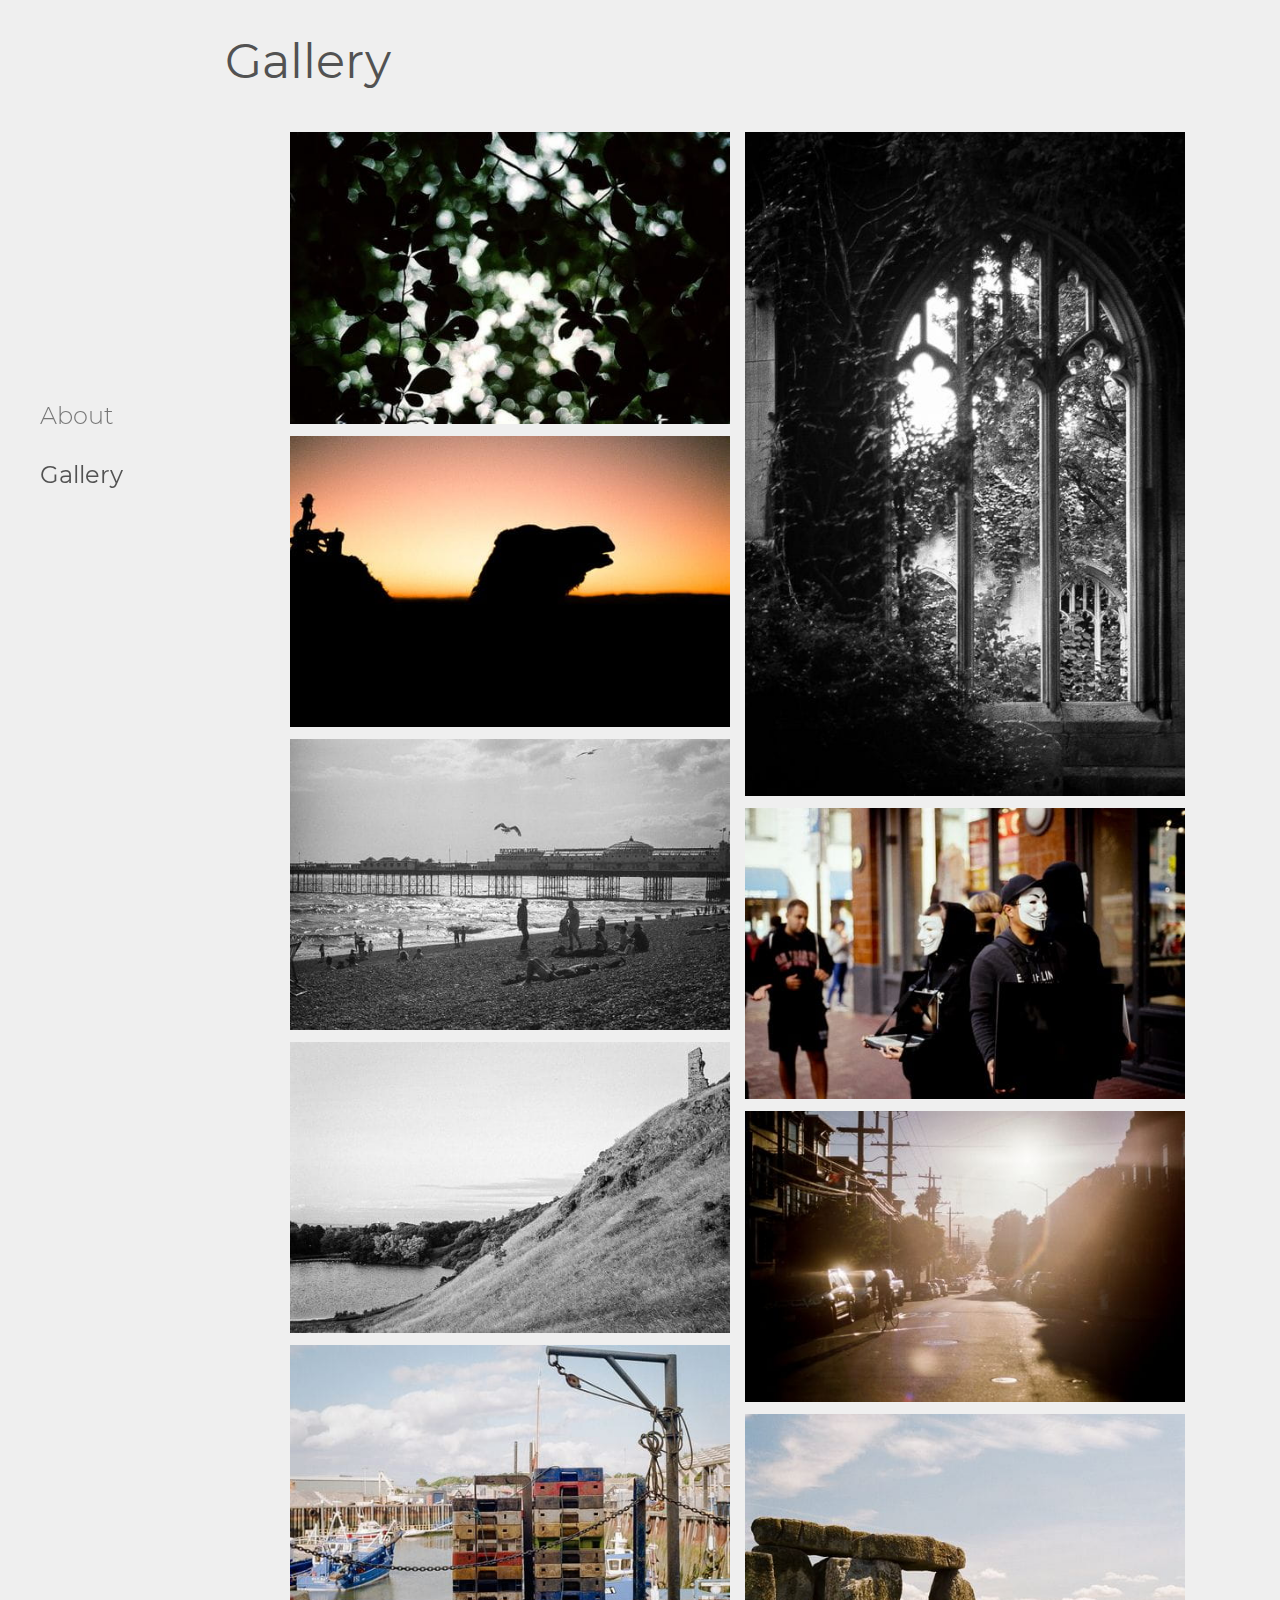
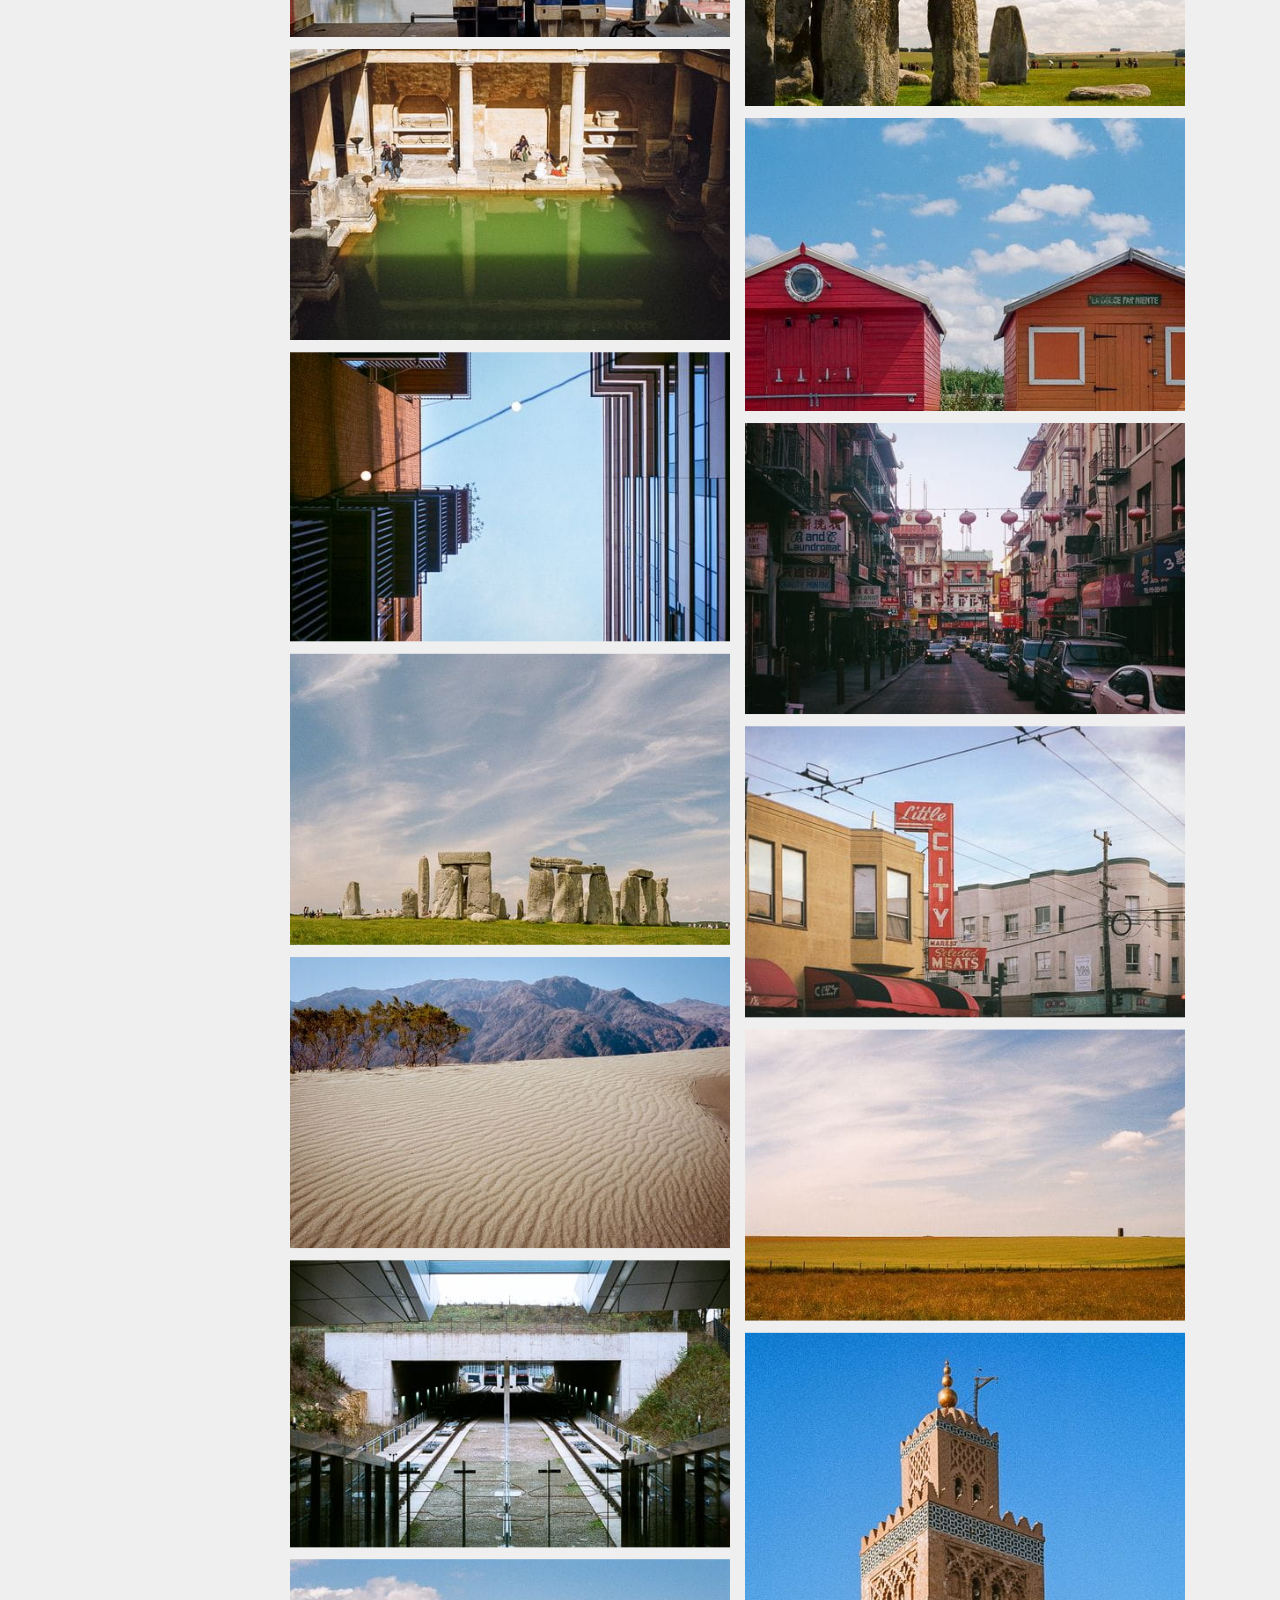
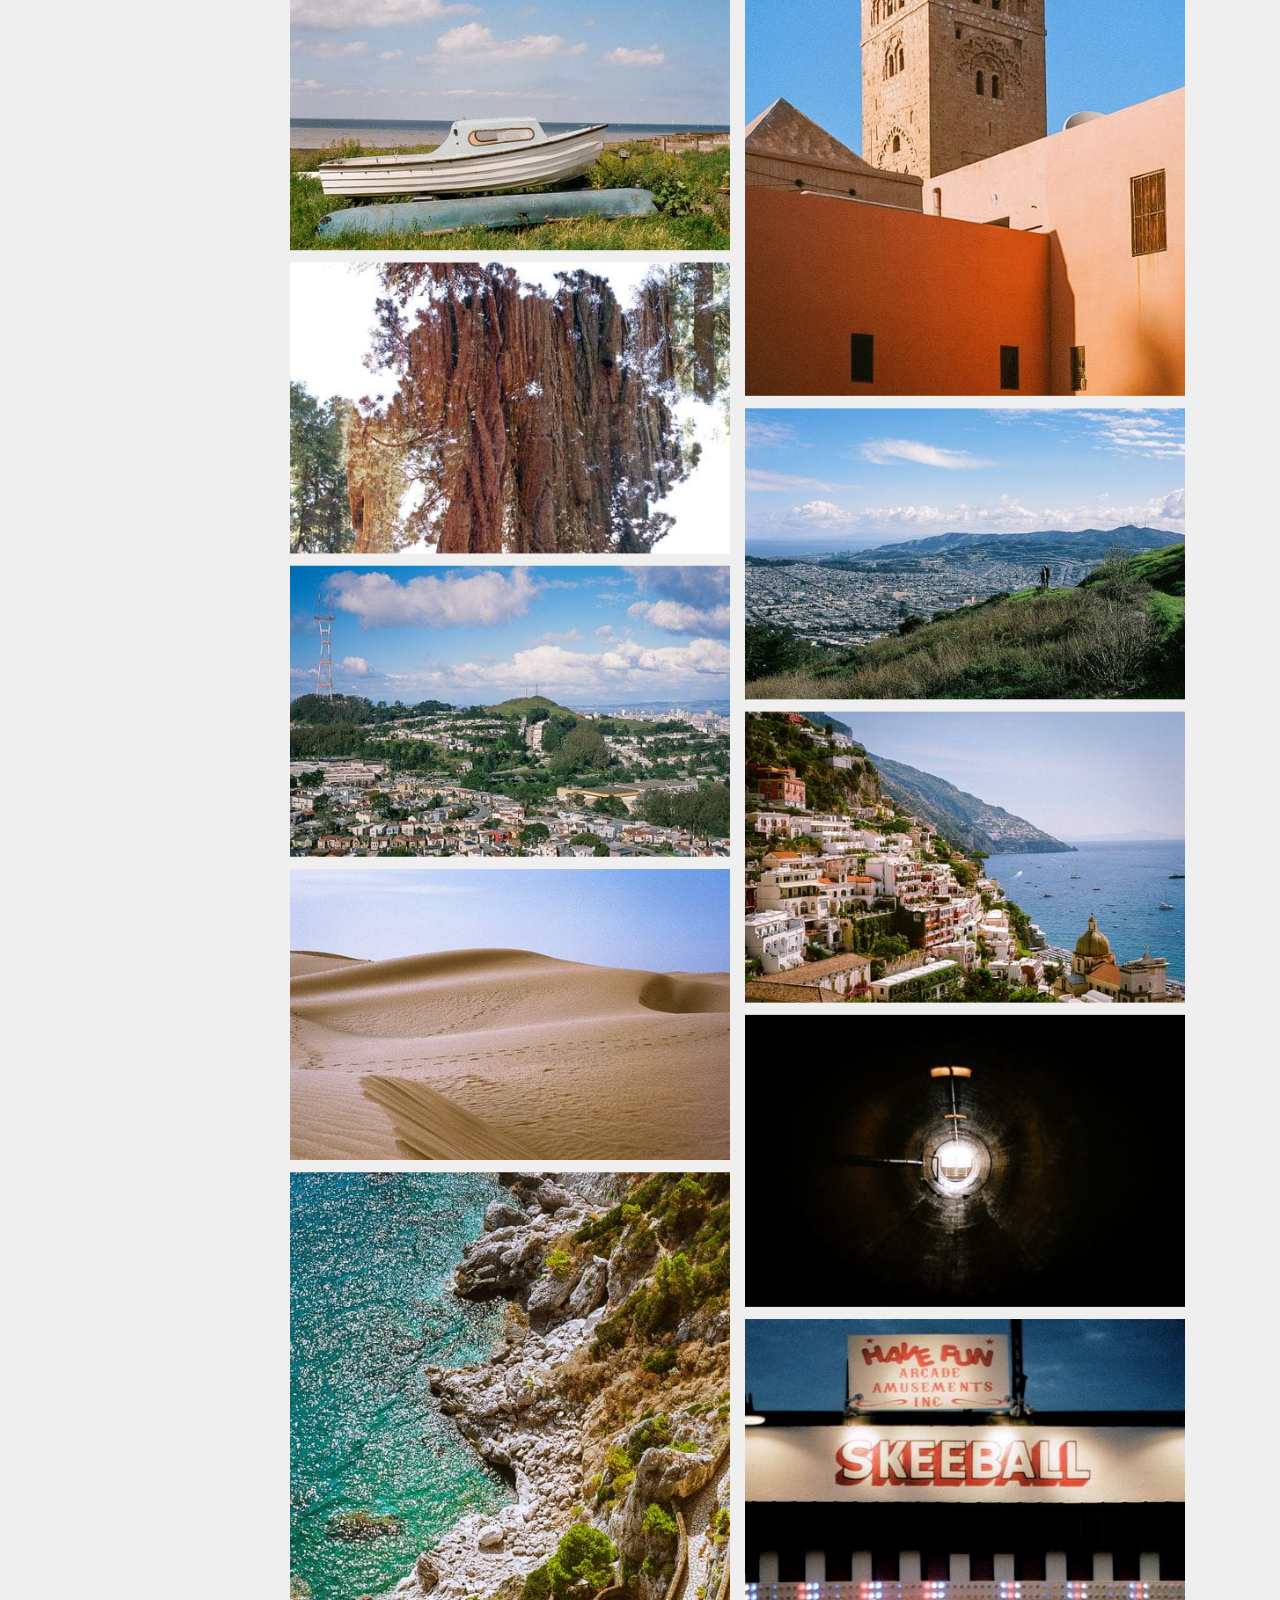
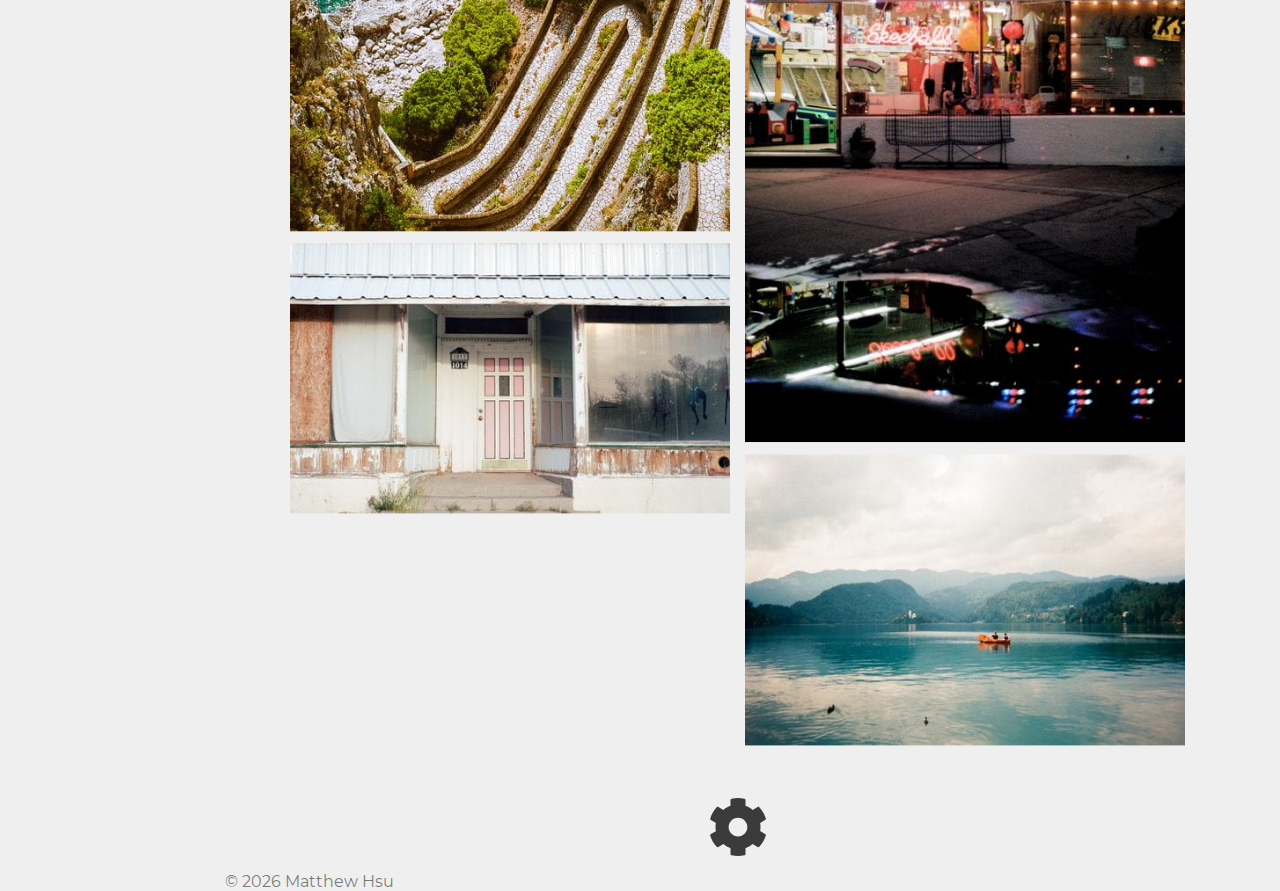
<file: gallery/index.html>
<!DOCTYPE html><html lang="en"><head><meta charSet="utf-8"/><meta http-equiv="x-ua-compatible" content="ie=edge"/><meta name="viewport" content="width=device-width, initial-scale=1, shrink-to-fit=no"/><style data-href="/styles.33eecb2bea6812574522.css">@font-face{font-family:Montserrat;font-style:normal;font-display:swap;font-weight:100;src:local("Montserrat Thin "),local("Montserrat-Thin"),url(/static/montserrat-latin-100-191cc9f50f3b76b9617cb383f19acb7d.woff2) format("woff2"),url(/static/montserrat-latin-100-370318464551d5f25b0f0a78f374faac.woff) format("woff")}@font-face{font-family:Montserrat;font-style:italic;font-display:swap;font-weight:100;src:local("Montserrat Thin italic"),local("Montserrat-Thinitalic"),url(/static/montserrat-latin-100italic-bdeaeb79db315697bd173a55b097dc18.woff2) format("woff2"),url(/static/montserrat-latin-100italic-ecf7d49386e8f265878e735db34a7c4b.woff) format("woff")}@font-face{font-family:Montserrat;font-style:normal;font-display:swap;font-weight:200;src:local("Montserrat Extra Light "),local("Montserrat-Extra Light"),url(/static/montserrat-latin-200-85d5ef9db7f2dc6979172a4a3b2c57cb.woff2) format("woff2"),url(/static/montserrat-latin-200-1fc98e126a3d152549240e6244d7e669.woff) format("woff")}@font-face{font-family:Montserrat;font-style:italic;font-display:swap;font-weight:200;src:local("Montserrat Extra Light italic"),local("Montserrat-Extra Lightitalic"),url(/static/montserrat-latin-200italic-49095760a498d024fe1a85a078850df9.woff2) format("woff2"),url(/static/montserrat-latin-200italic-fe46cf8b9462c820457d3bf537e4057f.woff) format("woff")}@font-face{font-family:Montserrat;font-style:normal;font-display:swap;font-weight:300;src:local("Montserrat Light "),local("Montserrat-Light"),url(/static/montserrat-latin-300-7c3daf12b706645b5d3710f863a4da04.woff2) format("woff2"),url(/static/montserrat-latin-300-8dc95fab9cf98d02ca8d76e97d3dff60.woff) format("woff")}@font-face{font-family:Montserrat;font-style:italic;font-display:swap;font-weight:300;src:local("Montserrat Light italic"),local("Montserrat-Lightitalic"),url(/static/montserrat-latin-300italic-f20b178ca2024a5eac8e42e6649db86c.woff2) format("woff2"),url(/static/montserrat-latin-300italic-3fe16939288856e8e828fa2661bf2354.woff) format("woff")}@font-face{font-family:Montserrat;font-style:normal;font-display:swap;font-weight:400;src:local("Montserrat Regular "),local("Montserrat-Regular"),url(/static/montserrat-latin-400-bc3aa95dca08f5fee5291e34959c27bc.woff2) format("woff2"),url(/static/montserrat-latin-400-8102c4838f9e3d08dad644290a9cb701.woff) format("woff")}@font-face{font-family:Montserrat;font-style:italic;font-display:swap;font-weight:400;src:local("Montserrat Regular italic"),local("Montserrat-Regularitalic"),url(/static/montserrat-latin-400italic-5cad650422a7184467af5a4d17b264c4.woff2) format("woff2"),url(/static/montserrat-latin-400italic-d191f22af3bb50902b99ac577f81a322.woff) format("woff")}@font-face{font-family:Montserrat;font-style:normal;font-display:swap;font-weight:500;src:local("Montserrat Medium "),local("Montserrat-Medium"),url(/static/montserrat-latin-500-92d16e458625f4d2c8940f6bdca0ff09.woff2) format("woff2"),url(/static/montserrat-latin-500-8b763220218ffc11c57c84ddb80e7b26.woff) format("woff")}@font-face{font-family:Montserrat;font-style:italic;font-display:swap;font-weight:500;src:local("Montserrat Medium italic"),local("Montserrat-Mediumitalic"),url(/static/montserrat-latin-500italic-47bfcca6b69d6a9acca7a8bff17193e2.woff2) format("woff2"),url(/static/montserrat-latin-500italic-72c01f753c3940c0b9cb6bf2389caddf.woff) format("woff")}@font-face{font-family:Montserrat;font-style:normal;font-display:swap;font-weight:600;src:local("Montserrat SemiBold "),local("Montserrat-SemiBold"),url(/static/montserrat-latin-600-6fb1b5623e528e27c18658fecf5ee0ee.woff2) format("woff2"),url(/static/montserrat-latin-600-7c839d15a6f54e7025ba8c0c4b333e8f.woff) format("woff")}@font-face{font-family:Montserrat;font-style:italic;font-display:swap;font-weight:600;src:local("Montserrat SemiBold italic"),local("Montserrat-SemiBolditalic"),url(/static/montserrat-latin-600italic-60789af1c9338ed1a9546722ec54b4f7.woff2) format("woff2"),url(/static/montserrat-latin-600italic-f3d4de8d0afb19e777c79032ce828e3d.woff) format("woff")}@font-face{font-family:Montserrat;font-style:normal;font-display:swap;font-weight:700;src:local("Montserrat Bold "),local("Montserrat-Bold"),url(/static/montserrat-latin-700-39d93cf678c740f9f6b2b1cfde34bee3.woff2) format("woff2"),url(/static/montserrat-latin-700-80f10bd382f0df1cd650fec59f3c9394.woff) format("woff")}@font-face{font-family:Montserrat;font-style:italic;font-display:swap;font-weight:700;src:local("Montserrat Bold italic"),local("Montserrat-Bolditalic"),url(/static/montserrat-latin-700italic-ba136d97b14e82284dd595e257f11c47.woff2) format("woff2"),url(/static/montserrat-latin-700italic-8c98142b425630821139c24bd1698700.woff) format("woff")}@font-face{font-family:Montserrat;font-style:normal;font-display:swap;font-weight:800;src:local("Montserrat ExtraBold "),local("Montserrat-ExtraBold"),url(/static/montserrat-latin-800-b7018be9ed6cd94da8b6675b3a468c3b.woff2) format("woff2"),url(/static/montserrat-latin-800-9a9befcf50d64f9d2d19d8b1d1984add.woff) format("woff")}@font-face{font-family:Montserrat;font-style:italic;font-display:swap;font-weight:800;src:local("Montserrat ExtraBold italic"),local("Montserrat-ExtraBolditalic"),url(/static/montserrat-latin-800italic-540ffdd223d1a9ad3d4e678e1a23372e.woff2) format("woff2"),url(/static/montserrat-latin-800italic-897086f99f4e1f45e6b1e9368527d0bc.woff) format("woff")}@font-face{font-family:Montserrat;font-style:normal;font-display:swap;font-weight:900;src:local("Montserrat Black "),local("Montserrat-Black"),url(/static/montserrat-latin-900-58cd789700850375b834e8b6776002eb.woff2) format("woff2"),url(/static/montserrat-latin-900-26d42c9428780e545a540bbb50c84bce.woff) format("woff")}@font-face{font-family:Montserrat;font-style:italic;font-display:swap;font-weight:900;src:local("Montserrat Black italic"),local("Montserrat-Blackitalic"),url(/static/montserrat-latin-900italic-451157bc8861fe54f523b3669a3def71.woff2) format("woff2"),url(/static/montserrat-latin-900italic-a8ec4957e1c24f5793305763ad9845b3.woff) format("woff")}body,html{min-height:100%;height:100%}.bio-module--spotlight-wrapper--3rXwK{height:100%;margin:0 auto;width:80%;max-width:600px;display:flex;flex-direction:column;justify-content:center}.bio-module--spotlight-header--8qc9C{font-size:48px;font-weight:var(--font-weight-medium);text-align:center;color:var(--color-focus)}.bio-module--spotlight-content--15f6O{padding:0 20px;border-color:hsla(0,0%,76.9%,.57);border-top:solid hsla(0,0%,76.9%,.57);border-width:1px}.bio-module--icon-container--19hkL{display:flex;flex-direction:row;justify-content:center;padding:15px 0}a.bio-module--icon-link--KmEtl{text-decoration:none;color:var(--color-focus)}p.bio-module--summary-text--2Jcjp{margin:0 10px;text-align:center}@media screen and (max-width:550px){.bio-module--spotlight-wrapper--3rXwK{height:auto}}:root{--font-weight-light:300;--font-weight-regular:400;--font-weight-medium:500;--font-size-sm:16px;--font-size-xs:12px;--font-size-nav:24px;--nav-padding:30px;--nav-width:calc(var(--nav-padding) + 165px);--color-background:#efefef;--color-focus:#525252;--color-unfocus:rgba(0,0,0,0.51);--color-gray-accent:#4e4e4e;--media-max-height-sm:450px;--media-max-width-sm:550px;--gallery-grid-item-width:440px}@media screen and (max-width:550px){:root{--nav-padding:40px;--nav-width:0;--gallery-grid-item-width:300px}}.nav-module--nav--8s4wo{margin-left:var(--nav-padding);position:fixed;top:0;left:0;overflow-x:hidden;height:100%;width:calc(var(--nav-width) - var(--nav-padding));display:flex;flex-direction:column;justify-content:center}.nav-module--nav--8s4wo ul{list-style:none;padding:0;vertical-align:middle;overflow:hidden;text-align:left}.nav-module--nav--8s4wo li{padding:10px;margin-bottom:10px}.nav-module--nav-item--1V7wF{font-weight:300;font-size:var(--font-size-nav);color:var(--color-unfocus);text-decoration:none;padding:10px 0}.nav-module--nav-item-active--1NuKr{color:var(--color-focus);font-weight:400}@media screen and (max-height:450px){nav{padding-top:15px}nav a{font-size:18px}}@media screen and (max-width:550px){.nav-module--nav--8s4wo{position:relative;height:auto;overflow-x:hidden;justify-content:center;margin:0}.nav-module--nav--8s4wo ul{text-align:center}}body{font-family:Montserrat,sans-serif;margin:0;padding:0;background-color:var(--color-background)}#___gatsby,#gatsby-focus-wrapper{width:100%;height:100%}main{height:100%}main.layout-module--main-auto-height--9Ce08{height:auto!important}.layout-module--layout--WT_lX{margin:0 var(--nav-padding);margin-top:20px;height:100%}.layout-module--layout-index--3fJy_{margin-top:0}.layout-module--content--2CPz1{margin-left:var(--nav-width);height:100%}.layout-module--page-title--3hO2G{font-size:48px;padding-bottom:10px;font-weight:400;color:var(--color-focus)}footer{color:var(--color-unfocus);margin-bottom:25px}footer.layout-module--footer-fixed-height--2NkNh{position:fixed;bottom:0}.pagination-module--next-arrow--2lK5T svg{margin-left:10px!important}.pagination-module--prev-arrow--1nm03 svg{margin-right:10px!important}.pagination-module--pagination-numbers--pByZI:hover{background:#f9ebd2;border-radius:5px}.pagination-module--pagination--10f2w{display:flex;max-width:700px;flex-wrap:wrap;flex-direction:row;justify-content:center;padding:40px;margin:0}.pagination-module--pagination--10f2w svg{fill:#e37222;width:20px;height:20px;flex-shrink:0;flex-grow:0;transition:all .5s;margin:0 10px 0 0}.pagination-module--pagination--10f2w a:nth-child(2){margin:0}@media (min-width:900px){@media (hover:hover){.pagination-module--pagination--10f2w a:hover svg{transform:scale(1.5)}}}.grid-item{margin-bottom:8px;padding:0;width:var(--gallery-grid-item-width)}.grid-item img{margin-bottom:0;width:100%}.grid-item img:hover{cursor:pointer}.grid-item a{box-shadow:none;color:none}.image_modal-module--html-open--1yu0L{overflow:hidden}.image_modal-module--body-open--kWw8y{overflow:visible;margin-right:15px}.image_modal-module--portal--zYXVN{z-index:1}.image_modal-module--content--iajDc{position:absolute;top:50%;left:50%;right:auto;bottom:auto;margin-right:-50%;transform:translate(-50%,-50%);background-color:var(--color-background)}.image_modal-module--image--ji6NV{width:100%;height:100%;display:block;-o-object-fit:contain;object-fit:contain;overflow:hidden}.image_modal-module--image-wrapper--2LJnV{height:60vmin;max-width:80vmin}.image_modal-module--metadata-wrapper--ytNJk{padding:5px 0 20px 20px}.image_modal-module--overlay--3L8uq{position:fixed;left:0;top:0;width:100%;height:100%;background-color:rgba(0,0,0,.8)}.image_modal-module--metadata-title--21Xr2{font-weight:var(--font-weight-medium);font-size:var(--font-size-nav)}.image_modal-module--metadata-location--1mZeS{color:#4e4e4e;font-size:var(--font-size-sm)}.image_modal-module--metadata-meta--1Hx91{font-size:var(--font-size-sm);padding-top:5px}.image_modal-module--metadata-copyright--FbfEi{padding-top:10px;font-size:var(--font-size-xs);color:var(--color-gray-accent)}.image_modal-module--metadata-delimeter--2v6XL{font-weight:var(--font-weight-light);padding:0 5px;color:var(--color-gray-accent)}@keyframes gallery-module--spinner--1BvYg{to{transform:rotate(1turn)}}.gallery-module--spinner--1BvYg{margin-top:40px;font-size:60px;text-align:center;display:"block"}.gallery-module--spinner--1BvYg svg{fill:#3b3b3b;animation:gallery-module--spinner--1BvYg 3s linear infinite}.grid{margin:0 auto}</style><meta name="generator" content="Gatsby 2.23.20"/><link rel="preconnect" href="https://www.google-analytics.com"/><link rel="dns-prefetch" href="https://www.google-analytics.com"/><link rel="alternate" type="application/rss+xml" href="/rss.xml"/><link rel="manifest" href="/manifest.webmanifest"/><meta name="theme-color" content="#663399"/><link rel="apple-touch-icon" sizes="48x48" href="/icons/icon-48x48.png"/><link rel="apple-touch-icon" sizes="72x72" href="/icons/icon-72x72.png"/><link rel="apple-touch-icon" sizes="96x96" href="/icons/icon-96x96.png"/><link rel="apple-touch-icon" sizes="144x144" href="/icons/icon-144x144.png"/><link rel="apple-touch-icon" sizes="192x192" href="/icons/icon-192x192.png"/><link rel="apple-touch-icon" sizes="256x256" href="/icons/icon-256x256.png"/><link rel="apple-touch-icon" sizes="384x384" href="/icons/icon-384x384.png"/><link rel="apple-touch-icon" sizes="512x512" href="/icons/icon-512x512.png"/><title data-react-helmet="true">Gallery | Matthew Hsu</title><meta data-react-helmet="true" name="description" content="Matthew Hsu"/><meta data-react-helmet="true" property="og:title" content="Gallery"/><meta data-react-helmet="true" property="og:description" content="Matthew Hsu"/><meta data-react-helmet="true" property="og:type" content="website"/><meta data-react-helmet="true" name="twitter:card" content="summary"/><meta data-react-helmet="true" name="twitter:creator" content=""/><meta data-react-helmet="true" name="twitter:title" content="Gallery"/><meta data-react-helmet="true" name="twitter:description" content="Matthew Hsu"/><link as="script" rel="preload" href="/webpack-runtime-939423dcde2e0b2fca7d.js"/><link as="script" rel="preload" href="/framework-8dcecaaefd71e2213eb2.js"/><link as="script" rel="preload" href="/app-9c3f1934a89e66804583.js"/><link as="script" rel="preload" href="/styles-89fd2ae28bdf06750a71.js"/><link as="script" rel="preload" href="/1bfc9850-bc3091a1ce16fd87790b.js"/><link as="script" rel="preload" href="/commons-59ff220b4e989a8cf20a.js"/><link as="script" rel="preload" href="/component---src-templates-infinite-scroll-gallery-tsx-73d39ddae3ea20a36606.js"/><link as="fetch" rel="preload" href="/page-data/gallery/page-data.json" crossorigin="anonymous"/><link as="fetch" rel="preload" href="/page-data/app-data.json" crossorigin="anonymous"/></head><body><div id="___gatsby"><div style="outline:none" tabindex="-1" id="gatsby-focus-wrapper"><div class="layout-module--layout--WT_lX"><nav class="nav-module--nav--8s4wo"><ul><li><a class="nav-module--nav-item--1V7wF" href="/">About</a></li><li><a aria-current="page" class="nav-module--nav-item--1V7wF nav-module--nav-item-active--1NuKr" href="/gallery">Gallery</a></li></ul></nav><div class="layout-module--content--2CPz1"><header><h1 class="layout-module--page-title--3hO2G">Gallery</h1></header><main class="layout-module--main-auto-height--9Ce08"><div class="infinite_scroll_gallery-module--gallery-container--1scop"><div class="grid"><div class="grid-item"><img src="/static/449873b996eeaf0c1dc84c2091344361/a8669/IMG_20180824_000222_384.jpg" alt="" title=""/></div><div class="grid-item"><img src="/static/0b04bbc9489067d141fb7e0786f0fe9f/a8669/32070031.jpg" alt="" title=""/></div><div class="grid-item"><img src="/static/ba93334119dd52b2431459b10802c65a/a8669/26800038.jpg" alt="" title=""/></div><div class="grid-item"><img src="/static/e22334e0cfb8a639cc78f0cf9873607c/a8669/32070027.jpg" alt="" title=""/></div><div class="grid-item"><img src="/static/f62642c5a7979235520815d1c0c27325/a8669/61610010.jpg" alt="" title=""/></div><div class="grid-item"><img src="/static/12085609e3558982206c310ed8485621/a8669/32070019.jpg" alt="" title=""/></div><div class="grid-item"><img src="/static/1bfc39b6292264b89bd657623b942cdb/a8669/61620006.jpg" alt="" title=""/></div><div class="grid-item"><img src="/static/3b96b7e73f875a088b6ada4578850c3e/a8669/41870019.jpg" alt="" title=""/></div><div class="grid-item"><img src="/static/fb81dd4c30168b8ddda4d65c32a01e1c/a8669/41870031.jpg" alt="" title=""/></div><div class="grid-item"><img src="/static/21fc54b52a597945b798ea730d57fce4/a8669/32050005.jpg" alt="" title=""/></div></div><div></div><div class="gallery-module--spinner--1BvYg"><svg stroke="currentColor" fill="currentColor" stroke-width="0" viewBox="0 0 512 512" height="1em" width="1em" xmlns="http://www.w3.org/2000/svg"><path d="M487.4 315.7l-42.6-24.6c4.3-23.2 4.3-47 0-70.2l42.6-24.6c4.9-2.8 7.1-8.6 5.5-14-11.1-35.6-30-67.8-54.7-94.6-3.8-4.1-10-5.1-14.8-2.3L380.8 110c-17.9-15.4-38.5-27.3-60.8-35.1V25.8c0-5.6-3.9-10.5-9.4-11.7-36.7-8.2-74.3-7.8-109.2 0-5.5 1.2-9.4 6.1-9.4 11.7V75c-22.2 7.9-42.8 19.8-60.8 35.1L88.7 85.5c-4.9-2.8-11-1.9-14.8 2.3-24.7 26.7-43.6 58.9-54.7 94.6-1.7 5.4.6 11.2 5.5 14L67.3 221c-4.3 23.2-4.3 47 0 70.2l-42.6 24.6c-4.9 2.8-7.1 8.6-5.5 14 11.1 35.6 30 67.8 54.7 94.6 3.8 4.1 10 5.1 14.8 2.3l42.6-24.6c17.9 15.4 38.5 27.3 60.8 35.1v49.2c0 5.6 3.9 10.5 9.4 11.7 36.7 8.2 74.3 7.8 109.2 0 5.5-1.2 9.4-6.1 9.4-11.7v-49.2c22.2-7.9 42.8-19.8 60.8-35.1l42.6 24.6c4.9 2.8 11 1.9 14.8-2.3 24.7-26.7 43.6-58.9 54.7-94.6 1.5-5.5-.7-11.3-5.6-14.1zM256 336c-44.1 0-80-35.9-80-80s35.9-80 80-80 80 35.9 80 80-35.9 80-80 80z"></path></svg></div><noscript><style>.spinner { display: none !important; }</style><div class="pagination-module--pagination--10f2w"><span class="pagination-module--pagination-numbers--pByZI"><a style="padding:3px 8px;border-radius:5px;text-decoration:none;color:#ffffff;background:#E39E22;line-height:30px;vertical-align:middle" class="pagination-module--pagination-numbers--pByZI" href="/">1</a></span><span class="pagination-module--pagination-numbers--pByZI"><a style="padding:3px 8px;border-radius:5px;text-decoration:none;color:#666;background:;line-height:30px;vertical-align:middle" class="pagination-module--pagination-numbers--pByZI" href="/2">2</a></span><span class="pagination-module--pagination-numbers--pByZI"><a style="padding:3px 8px;border-radius:5px;text-decoration:none;color:#666;background:;line-height:30px;vertical-align:middle" class="pagination-module--pagination-numbers--pByZI" href="/3">3</a></span><span class="pagination-module--pagination-numbers--pByZI"><a style="padding:3px 8px;border-radius:5px;text-decoration:none;color:#666;background:;line-height:30px;vertical-align:middle" class="pagination-module--pagination-numbers--pByZI" href="/4">4</a></span><span class="pagination-module--pagination-numbers--pByZI"><a style="padding:3px 8px;border-radius:5px;text-decoration:none;color:#666;background:;line-height:30px;vertical-align:middle" class="pagination-module--pagination-numbers--pByZI" href="/5">5</a></span><span class="pagination-module--pagination-numbers--pByZI"><a style="padding:3px 8px;border-radius:5px;text-decoration:none;color:#666;background:;line-height:30px;vertical-align:middle" class="pagination-module--pagination-numbers--pByZI" href="/6">6</a></span><span class="pagination-module--pagination-numbers--pByZI"><a style="padding:3px 8px;border-radius:5px;text-decoration:none;color:#666;background:;line-height:30px;vertical-align:middle" class="pagination-module--pagination-numbers--pByZI" href="/7">7</a></span><a rel="next" style="padding-top:0.25em" href="/2"><span class="pagination-module--next-arrow--2lK5T"><svg stroke="currentColor" fill="currentColor" stroke-width="0" viewBox="0 0 448 512" height="1em" width="1em" xmlns="http://www.w3.org/2000/svg"><path d="M190.5 66.9l22.2-22.2c9.4-9.4 24.6-9.4 33.9 0L441 239c9.4 9.4 9.4 24.6 0 33.9L246.6 467.3c-9.4 9.4-24.6 9.4-33.9 0l-22.2-22.2c-9.5-9.5-9.3-25 .4-34.3L311.4 296H24c-13.3 0-24-10.7-24-24v-32c0-13.3 10.7-24 24-24h287.4L190.9 101.2c-9.8-9.3-10-24.8-.4-34.3z"></path></svg></span></a></div><h4><div>Infinite Scroll does not work without JavaScript.</div></h4></noscript></div></main><footer class="">© <!-- -->2020<!-- --> Matthew Hsu</footer></div></div></div><div id="gatsby-announcer" style="position:absolute;top:0;width:1px;height:1px;padding:0;overflow:hidden;clip:rect(0, 0, 0, 0);white-space:nowrap;border:0" aria-live="assertive" aria-atomic="true"></div></div><script>
  
  
  if(true) {
    (function(i,s,o,g,r,a,m){i['GoogleAnalyticsObject']=r;i[r]=i[r]||function(){
    (i[r].q=i[r].q||[]).push(arguments)},i[r].l=1*new Date();a=s.createElement(o),
    m=s.getElementsByTagName(o)[0];a.async=1;a.src=g;m.parentNode.insertBefore(a,m)
    })(window,document,'script','https://www.google-analytics.com/analytics.js','ga');
  }
  if (typeof ga === "function") {
    ga('create', 'UA-174967801-1', 'auto', {});
      
      
      
      
      
      }</script><script id="gatsby-script-loader">/*<![CDATA[*/window.pagePath="/gallery";/*]]>*/</script><script id="gatsby-chunk-mapping">/*<![CDATA[*/window.___chunkMapping={"app":["/app-9c3f1934a89e66804583.js"],"component---src-pages-404-tsx":["/component---src-pages-404-tsx-5f863603908972d56277.js"],"component---src-pages-blog-tsx":["/component---src-pages-blog-tsx-285f883ae81dbfd4331f.js"],"component---src-pages-index-tsx":["/component---src-pages-index-tsx-aeb6080b8ac3a5c0a90c.js"],"component---src-templates-infinite-scroll-gallery-tsx":["/component---src-templates-infinite-scroll-gallery-tsx-73d39ddae3ea20a36606.js"]};/*]]>*/</script><script src="/component---src-templates-infinite-scroll-gallery-tsx-73d39ddae3ea20a36606.js" async=""></script><script src="/commons-59ff220b4e989a8cf20a.js" async=""></script><script src="/1bfc9850-bc3091a1ce16fd87790b.js" async=""></script><script src="/styles-89fd2ae28bdf06750a71.js" async=""></script><script src="/app-9c3f1934a89e66804583.js" async=""></script><script src="/framework-8dcecaaefd71e2213eb2.js" async=""></script><script src="/webpack-runtime-939423dcde2e0b2fca7d.js" async=""></script></body></html>
</file>
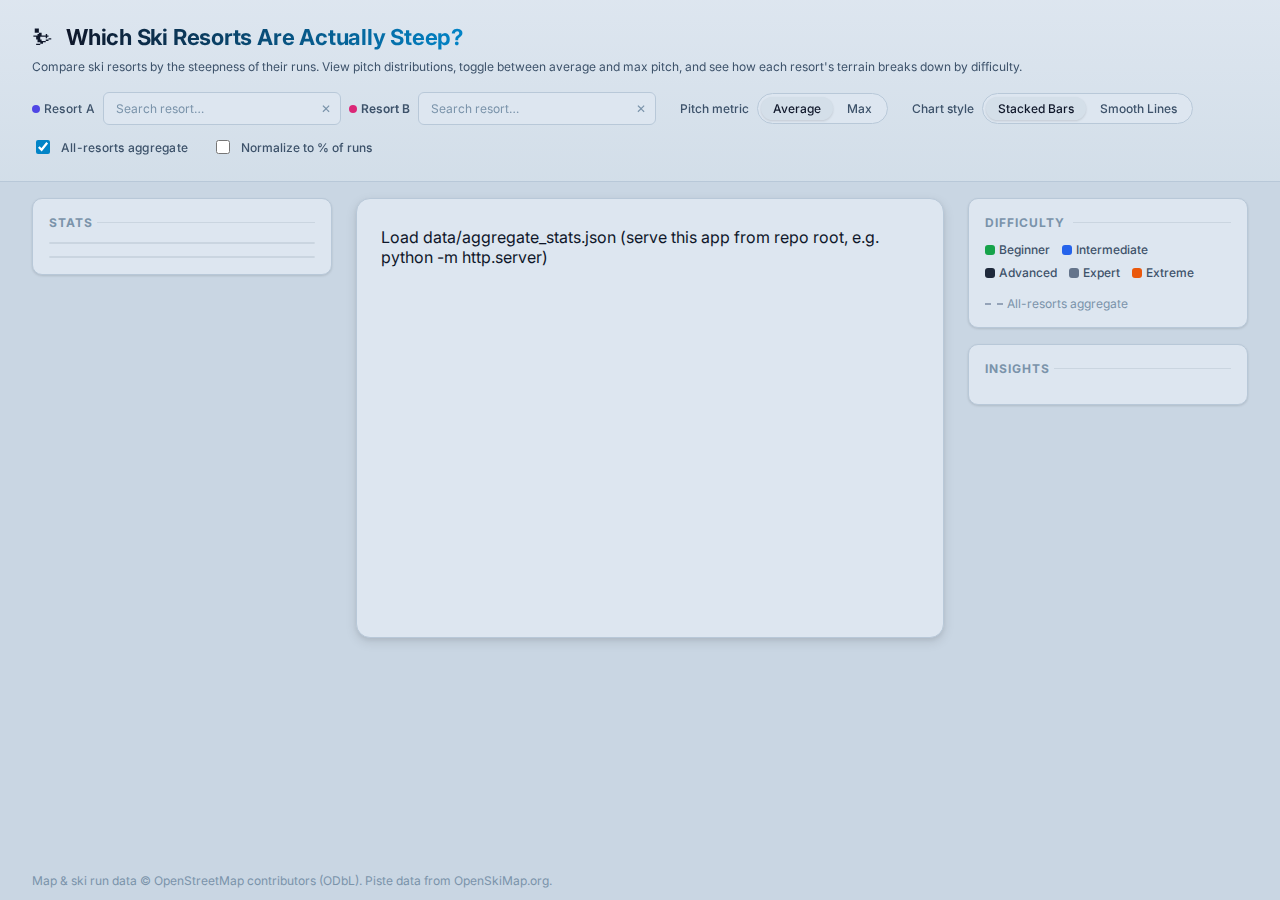
<file: ski-resort-steepness/index.html>
<!doctype html><html lang=en><meta charset=UTF-8><meta name=viewport content="width=device-width,initial-scale=1"><title>Which Ski Resorts Are Actually Steep?</title><meta name=description content="Compare ski resorts by the steepness of their runs. View pitch distributions, toggle between average and max pitch, and see how each resort's terrain breaks down by difficulty."><meta name=robots content="index, follow"><meta property=og:type content=website><meta property=og:title content="Which Ski Resorts Are Actually Steep?"><meta property=og:description content="Compare ski resorts by the steepness of their runs. View pitch distributions and see how each resort's terrain breaks down by difficulty."><meta property=og:locale content=en_US><meta property=og:url content=https://matthewhsu.me/ski-resort-steepness><meta name=twitter:card content=summary_large_image><meta name=twitter:title content="Which Ski Resorts Are Actually Steep?"><meta name=twitter:description content="Compare ski resorts by the steepness of their runs. View pitch distributions and see how each resort's terrain breaks down by difficulty."><link rel=preconnect href=https://fonts.googleapis.com><link rel=preconnect href=https://fonts.gstatic.com crossorigin><link rel=stylesheet href=style.css><script async src="https://www.googletagmanager.com/gtag/js?id=G-XED9479LCW"></script><script>function gtag(){dataLayer.push(arguments)}window.dataLayer=window.dataLayer||[],gtag("js",new Date),gtag("consent","default",{ad_storage:"denied",ad_user_data:"denied",ad_personalization:"denied",analytics_storage:"denied"}),gtag("config","G-XED9479LCW")</script><header class=header><div class=header-top><span class=header-icon>⛷</span><h1>Which Ski Resorts Are Actually Steep?</h1></div><p class=header-description>Compare ski resorts by the steepness of their runs. View pitch distributions, toggle between average and max pitch, and see how each resort's terrain breaks down by difficulty.<div class=controls><div class=control-row><label class=resort-select-label><span class="resort-dot a"></span> Resort A</label><div class=resort-combobox id=resort-a-wrap><input id=resort-a autocomplete=off spellcheck=false placeholder="Search resort…" aria-label="Select first resort" aria-autocomplete=list aria-haspopup=listbox> <button class=resort-clear id=resort-a-clear aria-label="Clear resort" hidden>✕</button><ul class=resort-dropdown id=resort-a-dropdown role=listbox hidden></ul></div><label class=resort-select-label><span class="resort-dot b"></span> Resort B</label><div class=resort-combobox id=resort-b-wrap><input id=resort-b autocomplete=off spellcheck=false placeholder="Search resort…" aria-label="Select second resort" aria-autocomplete=list aria-haspopup=listbox> <button class=resort-clear id=resort-b-clear aria-label="Clear resort" hidden>✕</button><ul class=resort-dropdown id=resort-b-dropdown role=listbox hidden></ul></div></div><div class=control-row><span class=toggle-label>Pitch metric</span><div class=toggle role=group aria-label="Pitch metric"><button type=button id=metric-avg class="toggle-btn active">Average</button> <button type=button id=metric-max class=toggle-btn>Max</button></div></div><div class=control-row><span class=toggle-label>Chart style</span><div class=toggle role=group aria-label="Chart style"><button type=button id=chart-bars class="toggle-btn active">Stacked Bars</button> <button type=button id=chart-lines class=toggle-btn>Smooth Lines</button></div></div><div class="control-row checkboxes"><label class=checkbox><input type=checkbox id=show-aggregate checked> All-resorts aggregate</label> <label class=checkbox><input type=checkbox id=normalize-y> Normalize to % of runs</label></div></div></header><main class=main><aside class=stats-panel><section class=stats><h2>Stats</h2><div id=stats-a class=stat-card></div><div id=stats-b class=stat-card></div></section></aside><div class=chart-wrap><div id=chart class=chart></div><div id=tooltip class=tooltip aria-hidden=true></div></div><aside class=sidebar><section class=legend><div id=resort-legend-wrap style=display:none><h2>Resorts</h2><div class=legend-items id=resort-legend></div></div><h2>Difficulty <span id=difficulty-legend-note class=legend-subhead></span></h2><div class=legend-items id=legend></div><p class="legend-note aggregate-note">All-resorts aggregate</section><section class=insights><h2>Insights</h2><div id=insights class=insight-cards></div></section></aside></main><footer class=attribution><span>Map &amp; ski run data © <a href=https://www.openstreetmap.org/copyright target=_blank rel="noopener noreferrer">OpenStreetMap</a> contributors (ODbL). Piste data from <a href=https://openskimap.org/ target=_blank rel="noopener noreferrer">OpenSkiMap.org</a>.</span></footer><script src=https://d3js.org/d3.v7.min.js></script><script type=module src=app.js></script>
</file>
<file: fly-smarter/main.css>
html {
  font-family: 'Open Sans', sans-serif;
  letter-spacing: 0.02em;
  background-color: #000614;
}
body {
  color: #FFFFFF;
  margin: 0px 0px 0 0px;
  position: relative;
}
section.delays,
section.boarding,
section.onboard,
section.scatter {
  margin: 40px 40px 150px 40px;
}
section.onboard {
  margin-top: -100px;
}
section.intro {
  background-image: url("img/plane.png");
  background-repeat: no-repeat;
  background-position: 130px;
  background-size: 400px;
  background-color: white;
  margin: 0;
  height: 650px;
  padding-left: 40px;
  padding-right: 40px;
}
section.findings {
  background-image: url("img/plane.png");
  background-repeat: no-repeat;
  background-position: 130px;
  background-size: 400px;
  background-color: white;
  margin: 0;
  height: 650px;
  padding-left: 40px;
  padding-right: 40px;
}
h1 {
  margin: 0;
  font-size: 54px;
  text-transform: uppercase;
  font-weight: 300;
  letter-spacing: 0.05em;
}
h1.title {
  font-size: 60px;
  text-align: center;
  text-transform: none;
  font-family: 'Sorts Mill Goudy', 'serif';
  color: #000614;
  padding-top: 120px;
  letter-spacing: 0.03em;
}
h3 {
  font-size: 18px;
  font-weight: 500;
  letter-spacing: 0.02em;
}
h3.intro {
  font-size: 18px;
  font-weight: 300;
  letter-spacing: 0.02em;
  color: #000614;
  text-align: center;
  padding: 0px 250px 0px 250px;
}
p {
  font-size: 14px;
  letter-spacing: 0.02em;
}
p.intro {
  color: #000614;
  font-weight: 300;
  text-align: center;
}
a {
  font-weight: 500;
  color: #000614;
}
ul.scroll {
  list-style-type: none;
  display: block;
  overflow: hidden;
  position: fixed;
  right: 20px;
  top: 50%;
  transform: translateY(-50%);
}
ul.scroll li {
  height: 20px;
}
ul.scroll li::before {
  content: "\2022";
  font-size: 25px;
}
ul.scroll li.active::before {
  color: #FFFFFF;
}
ul.scroll li.activeWhite::before {
  color: #333843;
}
ul.scroll li.inactive::before {
  color: #4d515b;
}
ul.scroll li.inactiveWhite::before {
  color: #b3b4b9;
}
ul.filter {
  list-style-type: none;
  margin: 0;
  padding: 40px 0 25px 0;
  display: inline-block;
  overflow: hidden;
}
ul.filter li {
  float: left;
  margin: 0 3px 0 3px;
}
ul.filter li a {
  text-align: center;
  padding: 10px 30px;
  color: #4d515b;
  text-decoration: none;
  display: block;
  border-top-style: solid;
  border-top-width: 3px;
  border-top-color: #4d515b;
}
ul.filter li a.active {
  border-top-color: #FFFFFF !important;
  color: #FFFFFF !important;
}
ul.filter li a:hover {
  transition: color 1s ease, border-top-color 1s ease;
  color: #c5c6c9;
  border-top-color: #c5c6c9;
}
div.container {
  margin: 0px 0px 50px 0px;
  width: 100%;
  text-align: center;
}
div.center {
  display: inline-block;
}
table.by-airline {
  width: 100%;
}
table.by-airline td.sidebar-filter-cell {
  width: 30%;
}
table.by-airline td.sidebar-filter-cell ul {
  line-height: 200%;
  list-style: none;
  text-align: left;
  text-transform: uppercase;
  font-weight: 700;
}
table.by-airline td.sidebar-filter-cell li.instruction {
  font-weight: 300;
  color: #FFFFFF;
}
table.by-airline td.sidebar-filter-cell li a {
  color: #4d515b;
  text-decoration: none;
  font-weight: 700;
}
table.by-airline td.sidebar-filter-cell li a.active {
  color: #FFFFFF !important;
}
table.by-airline td.sidebar-filter-cell li a:hover {
  transition: color 0.5s ease;
  color: #FFFFFF;
}
/**
Boarding formatting
 */
section.boarding table.org-filter {
  padding: 0 50px 0 50px;
  max-width: 1000px;
}
section.boarding table.org-filter .desc {
  margin-bottom: 10px;
  display: none;
  height: 250px;
  text-align: left;
  padding-right: 50px;
}
section.boarding table.org-filter .desc.active {
  transition: display 0.5s ease;
  display: block !important;
}
section.boarding table.org-filter .desc .org-chart-container {
  vertical-align: middle;
}
section.boarding table.org-filter table.org-chart {
  margin-bottom: 30px;
  border-collapse: separate;
  border-spacing: 5px;
  color: #000614;
  font-weight: 700;
  text-transform: uppercase;
  text-align: center;
  width: 100%;
}
section.boarding table.org-filter table.org-chart td {
  vertical-align: middle;
  background-color: #4d515b;
  padding: 8px;
  font-size: 14px;
  transition: background-color 0.75s ease;
}
section.boarding table.org-filter table.org-chart td:hover {
  transition: background-color 0.75s ease;
  background-color: #c5c6c9;
}
section.boarding table.org-filter table.org-chart td.active {
  background-color: #FFFFFF;
}
section.boarding table.org-filter table.org-chart .involuntary,
section.boarding table.org-filter table.org-chart .voluntary {
  width: 50%;
}
section.boarding table.org-filter table.org-chart .compensated,
section.boarding table.org-filter table.org-chart .not-compensated {
  width: 25%;
}
section.boarding table.org-filter table.by-airline td {
  width: 50%;
}
/**
SVG FORMATTING
 */
.bargraph .bar.green {
  transition: fill 0.5s ease;
  fill: #07ada8;
}
.bargraph .bar.red {
  transition: fill 0.5s ease;
  fill: #ef3030;
}
.bargraph text.avg {
  font-size: 12px;
  fill: #999999;
  font-weight: 500;
}
.bargraph text.axis-label {
  font-size: 16px;
  font-weight: 500;
}
.axis path,
.axis line {
  fill: none;
  stroke: #ffffff;
  stroke-width: 1px;
}
.bar-label {
  font-size: 14px;
  font-weight: 100;
}
.x {
  stroke: #ffffff;
  font-size: 15px;
}
.y {
  stroke: #ffffff;
  font-size: 15px;
}
.y text {
  stroke-width: 0;
  fill: #FFFFFF;
}
text {
  font-family: 'Open Sans', 'serif';
  stroke-width: 0;
  fill: #FFFFFF;
}
</file>
